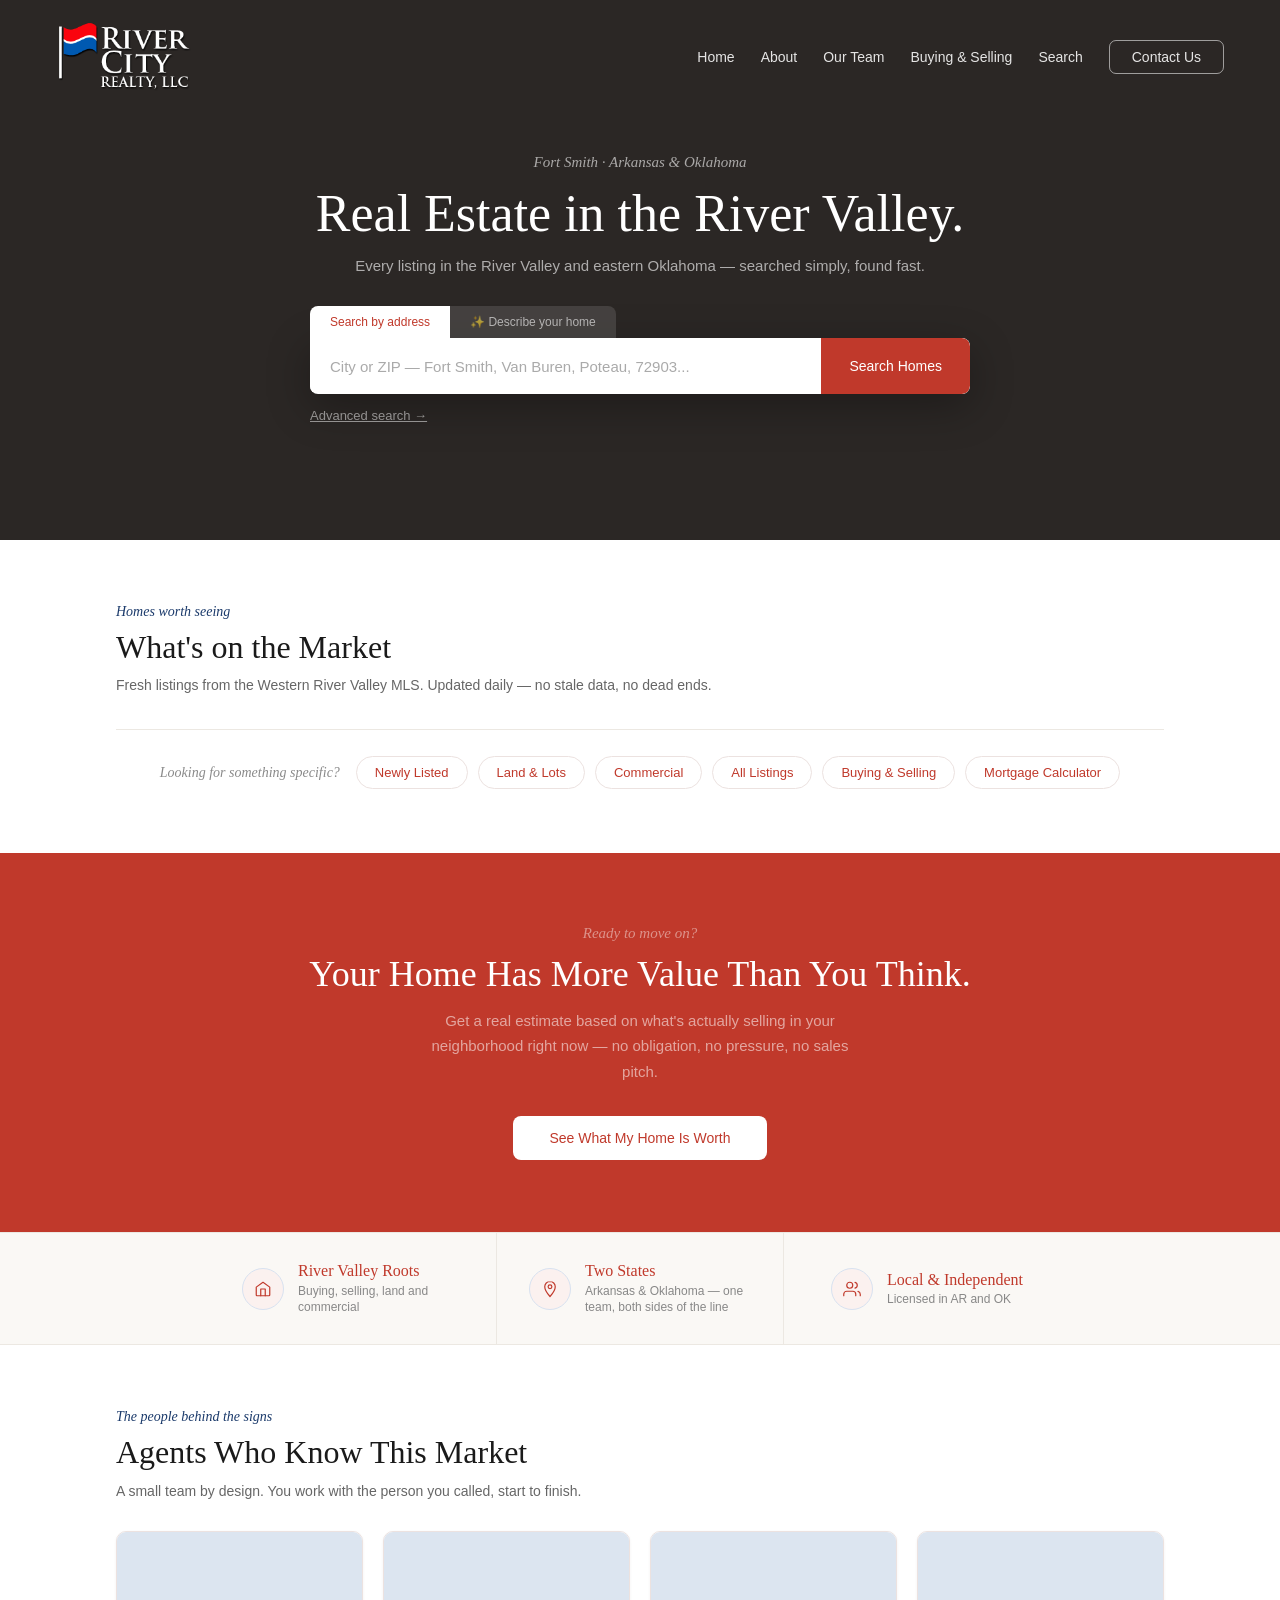
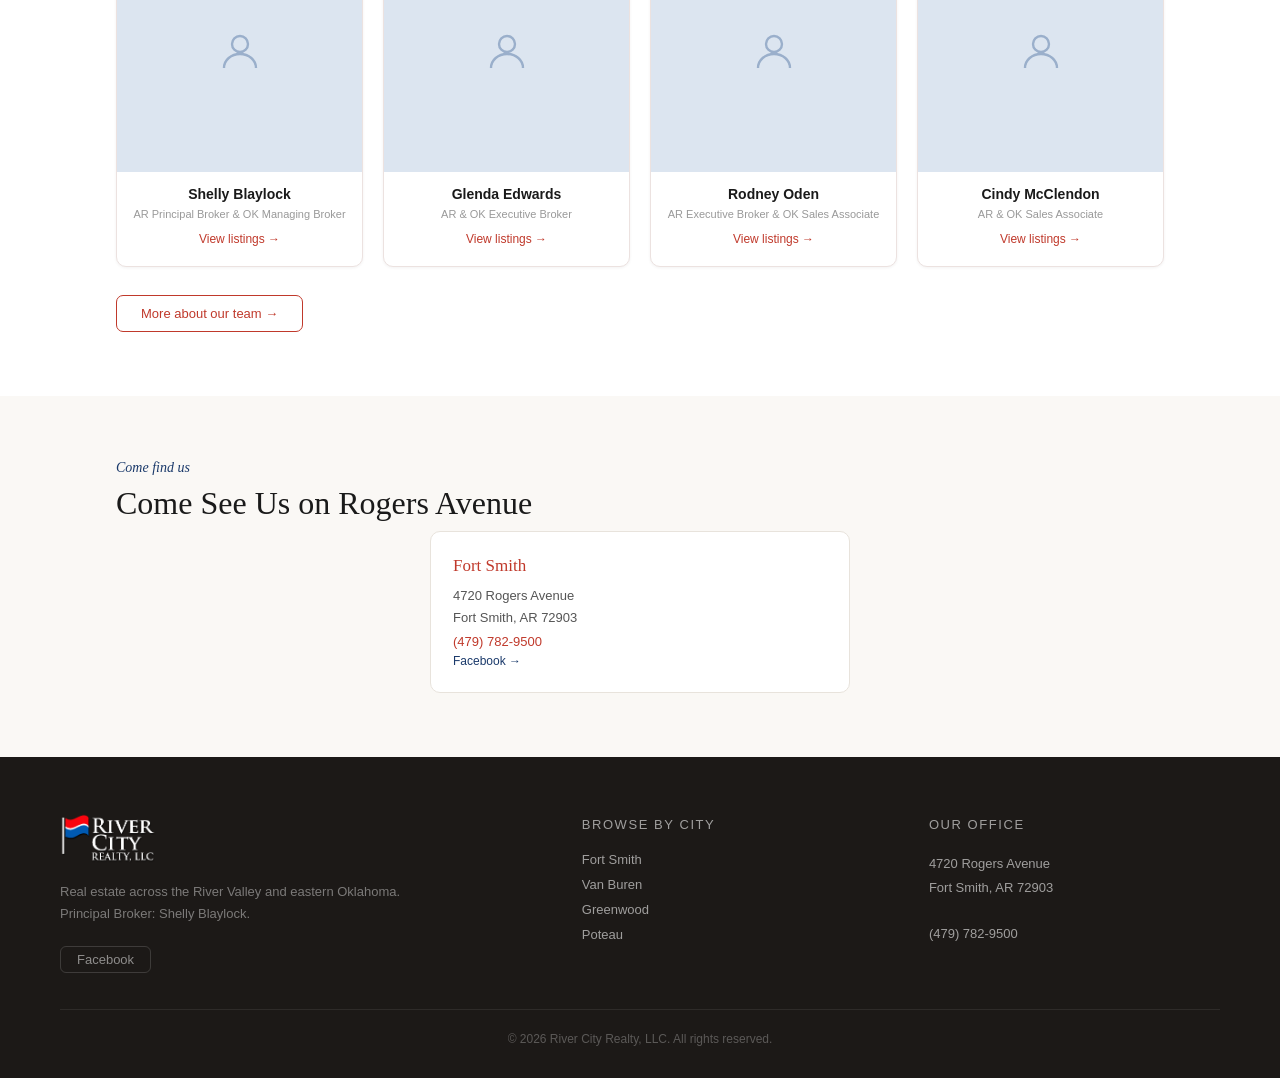
<file: index.html>
<!DOCTYPE html>
<html lang="en">
<head>
<meta charset="UTF-8"/>
<meta name="viewport" content="width=device-width, initial-scale=1.0"/>
<meta name="description" content="Search every listing in the River Valley and eastern Oklahoma. River City Realty is a Fort Smith brokerage licensed in Arkansas and Oklahoma."/>
<title>Homes for Sale in Fort Smith &amp; Eastern Oklahoma | River City Realty</title>
<link rel="icon" type="image/png" href="/images/rcr-logo.png"/>
<link rel="canonical" href="https://fsrivercityrealty.com/"/>
<meta property="og:type" content="website"/>
<meta property="og:site_name" content="River City Realty"/>
<meta property="og:url" content="https://fsrivercityrealty.com/"/>
<meta property="og:title" content="Homes for Sale in Fort Smith &amp; Eastern Oklahoma | River City Realty"/>
<meta property="og:description" content="Search every listing in the River Valley and eastern Oklahoma. River City Realty is a Fort Smith brokerage licensed in Arkansas and Oklahoma."/>
<meta property="og:image" content="https://fsrivercityrealty.com/images/rcr-logo.png"/>
<meta name="twitter:card" content="summary_large_image"/>
<meta name="twitter:title" content="Homes for Sale in Fort Smith &amp; Eastern Oklahoma | River City Realty"/>
<meta name="twitter:description" content="Search every listing in the River Valley and eastern Oklahoma. River City Realty is a Fort Smith brokerage licensed in Arkansas and Oklahoma."/>
<meta name="robots" content="index, follow"/>
<meta name="geo.region" content="US-AR"/>
<meta name="geo.placename" content="Fort Smith, Arkansas"/>
<script type="application/ld+json">
{
  "@context": "https://schema.org",
  "@graph": [
    {
      "@type": "RealEstateAgent",
      "@id": "https://fsrivercityrealty.com/#organization",
      "name": "River City Realty, LLC",
      "url": "https://fsrivercityrealty.com/",
      "logo": "https://fsrivercityrealty.com/images/rcr-logo.png",
      "image": "https://fsrivercityrealty.com/images/rcr-logo.png",
      "telephone": "+1-479-782-9500",
      "description": "Independently operated real estate brokerage serving Fort Smith, the Arkansas River Valley, and eastern Oklahoma. Residential, land, and commercial.",
      "address": {
        "@type": "PostalAddress",
        "streetAddress": "4720 Rogers Avenue",
        "addressLocality": "Fort Smith",
        "addressRegion": "AR",
        "postalCode": "72903",
        "addressCountry": "US"
      },
      "areaServed": [
        {
          "@type": "State",
          "name": "Arkansas"
        },
        {
          "@type": "State",
          "name": "Oklahoma"
        }
      ],
      "sameAs": [
        "https://www.facebook.com/FSRiverCityRealty"
      ],
      "priceRange": "$$"
    },
    {
      "@type": "WebSite",
      "@id": "https://fsrivercityrealty.com/#website",
      "url": "https://fsrivercityrealty.com/",
      "name": "River City Realty",
      "publisher": {
        "@id": "https://fsrivercityrealty.com/#organization"
      }
    }
  ]
}
</script>
<link rel="stylesheet" href="css/styles.css"/>
</head>
<body>

<!-- MOBILE MENU -->
<div class="rcr-mobile-menu" id="mobileMenu">
  <button class="rcr-mobile-close" onclick="closeMenu()">&times;</button>
  <a href="index.html">Home</a>
  <a href="pages/about.html">About</a>
  <a href="pages/agents.html">Our Team</a>
  <a href="pages/guide.html">Buying &amp; Selling</a>
  <a href="https://homes.fsrivercityrealty.com/idx/map/mapsearch">Search</a>
  <a href="pages/contact.html">Contact Us</a>
</div>

<!-- NAV -->
<nav class="rcr-nav">
  <div class="rcr-nav-logo">
    <a href="index.html"><img src="images/rcr-logo.png" alt="River City Realty, LLC" /></a>
  </div>
  <div class="rcr-nav-links">
    <a href="index.html">Home</a>
    <a href="pages/about.html">About</a>
      <a href="pages/agents.html">Our Team</a>
    <a href="pages/guide.html">Buying &amp; Selling</a>
    <a href="https://homes.fsrivercityrealty.com/idx/map/mapsearch">Search</a>
      <button class="rcr-nav-cta" onclick="window.location.href='pages/contact.html'">Contact Us</button>
  </div>
  <button class="rcr-hamburger" onclick="openMenu()" aria-label="Open menu">
    <span></span><span></span><span></span>
  </button>
</nav>

<!-- HERO -->
<section class="rcr-hero">
  <div class="rcr-hero-bg"></div>
  <div class="rcr-hero-content">
    <p class="rcr-hero-eyebrow">Fort Smith &middot; Arkansas &amp; Oklahoma</p>
    <h1 class="rcr-hero-headline">Real Estate in the River Valley.</h1>
    <p class="rcr-hero-sub">Every listing in the River Valley and eastern Oklahoma — searched simply, found fast.</p>
    <div class="rcr-search-wrap">
      <div class="rcr-search-tabs">
        <button class="rcr-search-tab active" id="tabAddress" onclick="switchTab('address')">Search by address</button>
        <button class="rcr-search-tab" id="tabAI" onclick="switchTab('ai')">&#10024; Describe your home</button>
      </div>
      <div class="rcr-search-bar">
        <input class="rcr-search-input" id="cfrHeroInput" type="text" placeholder="City or ZIP — Fort Smith, Van Buren, Poteau, 72903..." />
        <button class="rcr-search-btn" id="cfrHeroBtn">Search Homes</button>
      </div>
    </div>
    <div class="rcr-search-adv">
      <a class="rcr-adv-link" href="https://homes.fsrivercityrealty.com/idx/search/advanced">Advanced search &rarr;</a>
    </div>
  </div>
</section>

<!-- FEATURED LISTINGS -->
<div class="rcr-listings-section fade-in">
  <p class="rcr-eyebrow">Homes worth seeing</p>
  <h2 class="rcr-section-title">What's on the Market</h2>
  <p class="rcr-section-sub">Fresh listings from the Western River Valley MLS. Updated daily — no stale data, no dead ends.</p>
  <div class="rcr-idx-widget-wrap" id="rcr-idx-wrap">
    <script charset="UTF-8" type="text/javascript" id="idxwidgetsrc-165004" src="//homes.fsrivercityrealty.com/idx/widgets/165004"></script>
  </div>
  <div class="rcr-quick-links">
    <span class="rcr-quick-label">Looking for something specific?</span>
    <a href="https://homes.fsrivercityrealty.com/idx/results/homes?idxID=d124&amp;pt=1&amp;add=7&amp;a_propStatus[]=Active&amp;srt=newest">Newly Listed</a>
    <a href="https://homes.fsrivercityrealty.com/i/lots-land-greater-fort-smith-arkansas">Land &amp; Lots</a>
    <a href="https://homes.fsrivercityrealty.com/i/commercial-property-greater-fort-smith-arkansas">Commercial</a>
    <a href="https://homes.fsrivercityrealty.com/i/homes-for-sale-greater-fort-smith-arkansas">All Listings</a>
    <a href="pages/guide.html">Buying &amp; Selling</a>
    <a href="pages/calculator.html">Mortgage Calculator</a>
  </div>
</div>

<!-- SELLER CTA -->
<section class="rcr-seller-section fade-in">
  <p class="rcr-seller-eyebrow">Ready to move on?</p>
  <h2 class="rcr-seller-title">Your Home Has More Value Than You Think.</h2>
  <p class="rcr-seller-sub">Get a real estimate based on what's actually selling in your neighborhood right now — no obligation, no pressure, no sales pitch.</p>
  <a class="rcr-seller-btn" href="https://homes.fsrivercityrealty.com/idx/homevaluation">See What My Home Is Worth</a>
</section>

<!-- TRUST ROW -->
<div class="rcr-trust-row fade-in">
  <div class="rcr-trust-row-inner">
    <div class="rcr-trust-item">
      <div class="rcr-trust-icon">
        <svg viewBox="0 0 24 24"><path d="M3 9.5L12 3l9 6.5V20a1 1 0 01-1 1H4a1 1 0 01-1-1V9.5z"/><path d="M9 21V12h6v9"/></svg>
      </div>
      <div>
        <div class="rcr-trust-num">River Valley Roots</div>
        <div class="rcr-trust-label">Buying, selling, land and commercial</div>
      </div>
    </div>
    <div class="rcr-trust-item">
      <div class="rcr-trust-icon">
        <svg viewBox="0 0 24 24"><path d="M12 2C8.13 2 5 5.13 5 9c0 5.25 7 13 7 13s7-7.75 7-13c0-3.87-3.13-7-7-7z"/><circle cx="12" cy="9" r="2.5"/></svg>
      </div>
      <div>
        <div class="rcr-trust-num">Two States</div>
        <div class="rcr-trust-label">Arkansas &amp; Oklahoma &mdash; one team, both sides of the line</div>
      </div>
    </div>
    <div class="rcr-trust-item">
      <div class="rcr-trust-icon">
        <svg viewBox="0 0 24 24"><path d="M17 21v-2a4 4 0 00-4-4H5a4 4 0 00-4 4v2"/><circle cx="9" cy="7" r="4"/><path d="M23 21v-2a4 4 0 00-3-3.87M16 3.13a4 4 0 010 7.75"/></svg>
      </div>
      <div>
        <div class="rcr-trust-num">Local &amp; Independent</div>
        <div class="rcr-trust-label">Licensed in AR and OK</div>
      </div>
    </div>
  </div>
</div>

<!-- AGENTS -->
<div class="rcr-section fade-in">
  <p class="rcr-eyebrow">The people behind the signs</p>
  <h2 class="rcr-section-title">Agents Who Know This Market</h2>
  <p class="rcr-section-sub" style="margin-bottom:0;">A small team by design. You work with the person you called, start to finish.</p>
  <div class="rcr-agents-grid">
    <div class="rcr-agent-card">
      <div class="rcr-agent-photo-wrap">
        <img src="https://s3.amazonaws.com/clientphotos.idxbroker.com/agents/agentPhoto-3683-16681" alt="Shelly Blaylock" loading="lazy" onerror="this.remove();"/>
        <svg viewBox="0 0 24 24"><circle cx="12" cy="8" r="4"/><path d="M4 20c0-4 3.6-7 8-7s8 3 8 7"/></svg>
      </div>
      <div class="rcr-agent-name">Shelly Blaylock</div>
      <div class="rcr-agent-role">AR Principal Broker &amp; OK Managing Broker</div>
      <a class="rcr-agent-link" href="https://homes.fsrivercityrealty.com/idx/agent/16681/shelly-blaylock">View listings &rarr;</a>
    </div>
    <div class="rcr-agent-card">
      <div class="rcr-agent-photo-wrap">
        <img src="https://s3.amazonaws.com/clientphotos.idxbroker.com/agents/agentPhoto-3683-16682" alt="Glenda Edwards" loading="lazy" onerror="this.remove();"/>
        <svg viewBox="0 0 24 24"><circle cx="12" cy="8" r="4"/><path d="M4 20c0-4 3.6-7 8-7s8 3 8 7"/></svg>
      </div>
      <div class="rcr-agent-name">Glenda Edwards</div>
      <div class="rcr-agent-role">AR &amp; OK Executive Broker</div>
      <a class="rcr-agent-link" href="https://homes.fsrivercityrealty.com/idx/agent/16682/glenda-edwards">View listings &rarr;</a>
    </div>
    <div class="rcr-agent-card">
      <div class="rcr-agent-photo-wrap">
        <img src="https://s3.amazonaws.com/clientphotos.idxbroker.com/agents/agentPhoto-3683-15895324" alt="Rodney Oden" loading="lazy" onerror="this.remove();"/>
        <svg viewBox="0 0 24 24"><circle cx="12" cy="8" r="4"/><path d="M4 20c0-4 3.6-7 8-7s8 3 8 7"/></svg>
      </div>
      <div class="rcr-agent-name">Rodney Oden</div>
      <div class="rcr-agent-role">AR Executive Broker &amp; OK Sales Associate</div>
      <a class="rcr-agent-link" href="https://homes.fsrivercityrealty.com/idx/agent/15895324/rodney-oden">View listings &rarr;</a>
    </div>
    <div class="rcr-agent-card">
      <div class="rcr-agent-photo-wrap">
        <img src="https://s3.amazonaws.com/clientphotos.idxbroker.com/agents/agentPhoto-3683-16683" alt="Cindy McClendon" loading="lazy" onerror="this.remove();"/>
        <svg viewBox="0 0 24 24"><circle cx="12" cy="8" r="4"/><path d="M4 20c0-4 3.6-7 8-7s8 3 8 7"/></svg>
      </div>
      <div class="rcr-agent-name">Cindy McClendon</div>
      <div class="rcr-agent-role">AR &amp; OK Sales Associate</div>
      <a class="rcr-agent-link" href="https://homes.fsrivercityrealty.com/idx/agent/16683/cindy-mcclendon">View listings &rarr;</a>
    </div>
  </div>
  <a class="rcr-btn-outline" style="margin-top:28px;" href="pages/agents.html">More about our team &rarr;</a>
</div>

<!-- OFFICES -->
<div class="rcr-offices-outer fade-in">
  <div class="rcr-offices-inner">
    <p class="rcr-eyebrow">Come find us</p>
    <h2 class="rcr-section-title">Come See Us on Rogers Avenue</h2>
    <div class="rcr-offices-grid" style="grid-template-columns:1fr;max-width:420px;margin:0 auto;">
      <div class="rcr-office-card">
        <div class="rcr-office-city">Fort Smith</div>
        <div class="rcr-office-addr">4720 Rogers Avenue<br/>Fort Smith, AR 72903</div>
        <div class="rcr-office-phone">(479) 782-9500</div>
        <a class="rcr-office-fb" href="https://www.facebook.com/FSRiverCityRealty" target="_blank" rel="noopener">Facebook &rarr;</a>
      </div>
    </div>
  </div>
</div>

<!-- FOOTER -->
<footer class="rcr-footer">
  <div class="rcr-footer-grid">
    <div>
      <div class="rcr-footer-logo">
        <a href="index.html"><img src="images/rcr-logo.png" alt="River City Realty, LLC" /></a>
      </div>
      <p class="rcr-footer-tagline">Real estate across the River Valley and eastern Oklahoma.<br/>Principal Broker: Shelly Blaylock.</p>
      <div class="rcr-footer-social">
        <a href="https://www.facebook.com/FSRiverCityRealty" target="_blank" rel="noopener">Facebook</a>
      </div>
    </div>
    <div class="rcr-footer-col">
      <p class="rcr-footer-col-title">Browse by City</p>
      <a href="https://homes.fsrivercityrealty.com/i/homes-for-sale-in-fort-smith-arkansas">Fort Smith</a>
      <a href="https://homes.fsrivercityrealty.com/i/homes-for-sale-in-van-buren-arkansas">Van Buren</a>
      <a href="https://homes.fsrivercityrealty.com/i/homes-for-sale-in-greenwood-arkansas">Greenwood</a>
      <a href="https://homes.fsrivercityrealty.com/idx/results/homes?idxID=d124&amp;pt=1&amp;city[]=37583&amp;a_propStatus[]=Active&amp;srt=newest">Poteau</a>
    </div>
    <div class="rcr-footer-col">
      <p class="rcr-footer-col-title">Our Office</p>
      <p>4720 Rogers Avenue<br/>Fort Smith, AR 72903<br/><br/>(479) 782-9500</p>
    </div>
  </div>
  <div class="rcr-footer-bottom">
    <span class="rcr-footer-copy">&copy; 2026 River City Realty, LLC. All rights reserved.</span>
  </div>
</footer>

<script src="js/main.js"></script>
<script>
/* Hero search — wired to verified IDX endpoints */
(function(){
  var IDX = 'https://homes.fsrivercityrealty.com';
  var mode = 'address';
  var input = document.getElementById('cfrHeroInput');
  var btn   = document.getElementById('cfrHeroBtn');

  /* main.js already binds its own handler to these and sends everything to
     /idx/search/advanced?q=. Cloning the nodes drops every existing listener
     so ours is the only one that runs. */
  var cInput = input.cloneNode(true); input.parentNode.replaceChild(cInput, input); input = cInput;
  var cBtn   = btn.cloneNode(true);   btn.parentNode.replaceChild(cBtn, btn);       btn   = cBtn;
  var tA    = document.getElementById('tabAddress');
  var tI    = document.getElementById('tabAI');

  window.switchTab = function(which){
    mode = which;
    tA.classList.toggle('active', which === 'address');
    tI.classList.toggle('active', which === 'ai');
    input.placeholder = (which === 'ai')
      ? 'Describe it — "3 bedroom with a shop and an open kitchen"'
      : 'City or ZIP \u2014 Fort Smith, Van Buren, Poteau, 72903...';
    input.focus();
  };

  var LINKS = {
    'fort smith':'homes-for-sale-in-fort-smith-arkansas',
    'fortsmith':'homes-for-sale-in-fort-smith-arkansas',
    'chaffee':'homes-for-sale-in-fort-smith-arkansas',
    'van buren':'homes-for-sale-in-van-buren-arkansas',
    'vanburen':'homes-for-sale-in-van-buren-arkansas',
    'greenwood':'homes-for-sale-in-greenwood-arkansas',
    'alma':'homes-for-sale-in-alma-arkansas',
    'crawford':'homes-for-sale-crawford-county',
    'franklin':'homes-for-sale-franklin-county',
    'sebastian':'homes-for-sale-sebastian-county',
    'sequoyah':'homes-for-sale-sequoyah-county',
    'logan':'homes-for-sale-logan-county',
    'leflore':'homes-for-sale-leflore-county',
    'le flore':'homes-for-sale-leflore-county'
  };
  var ZIPS = {
    '72901':'fort smith','72902':'fort smith','72903':'fort smith','72904':'fort smith',
    '72908':'fort smith','72916':'fort smith','72917':'fort smith','72919':'fort smith',
    '72956':'van buren','72957':'van buren','72936':'greenwood','72921':'alma'
  };
  var ADDRESS  = IDX + '/idx/results/homes?ccz=city&pt=sfr&aw_address=';

  function resolve(q){
    var s = q.toLowerCase().trim();
    var zip = s.match(/\b(7\d{4})\b/);
    if (zip && ZIPS[zip[1]]) return LINKS[ZIPS[zip[1]]];
    for (var key in LINKS) { if (s.indexOf(key) !== -1) return LINKS[key]; }
    return null;
  }

  /* ---- AI search -------------------------------------------------------
     Hands the phrase to our Netlify function, which interprets it, builds a
     constrained IDX URL, verifies the result count server-side, and returns a
     URL we can trust. If it fails or takes too long for any reason, we fall
     straight back to the keyword search this tab used before. The visitor
     never sees an error, only results. */
  var AI_ENDPOINT = '/.netlify/functions/ai-search';
  var AI_TIMEOUT  = 9000;
  var aiPending   = false;

  function keywordFallback(q){
    window.location.href = IDX + '/idx/results/homes?pm_publicRemarks='
      + encodeURIComponent(q) + '&srt=rel';
  }

  function aiSearch(q){
    if (aiPending) return;
    aiPending = true;

    var restore = btn.textContent;
    btn.textContent = 'Searching\u2026';
    btn.disabled = true;

    var done = false;
    function finish(url){
      if (done) return;
      done = true;
      if (url) { window.location.href = url; }
      else     { keywordFallback(q); }
    }

    var timer = setTimeout(function(){
      btn.textContent = restore;
      btn.disabled = false;
      aiPending = false;
      finish(null);
    }, AI_TIMEOUT);

    fetch(AI_ENDPOINT, {
      method: 'POST',
      headers: { 'Content-Type': 'application/json' },
      body: JSON.stringify({ q: q })
    })
    .then(function(r){ return r.ok ? r.json() : null; })
    .then(function(d){
      clearTimeout(timer);
      finish(d && d.url ? d.url : null);
    })
    .catch(function(){
      clearTimeout(timer);
      finish(null);
    });
  }

  function go(){
    var q = (input.value || '').trim();
    if (!q) { input.focus(); return; }
    if (mode === 'ai') {
      aiSearch(q);
    } else {
      var link = resolve(q);
      /* Known city or ZIP -> that saved search. Anything else is treated as a
         street address and passed straight to IDX's address results. */
      window.location.href = link
        ? (IDX + '/i/' + link)
        : (ADDRESS + encodeURIComponent(q));
    }
  }

  function handle(e){
    e.preventDefault();
    e.stopPropagation();
    if (e.stopImmediatePropagation) e.stopImmediatePropagation();
    go();
    return false;
  }
  /* Back/forward cache: browsers restore the page with the DOM frozen exactly as
     it was when the visitor navigated away — including a disabled "Searching..."
     button. Reset it whenever the page is shown again. */
  function resetBtn(){
    aiPending = false;
    btn.disabled = false;
    btn.textContent = 'Search Homes';
  }
  window.addEventListener('pageshow', resetBtn);
  window.addEventListener('pagehide', resetBtn);

  /* Capture phase so this runs before any delegated handler on document/body. */
  btn.addEventListener('click', handle, true);
  input.addEventListener('keydown', function(e){
    if (e.key === 'Enter' || e.keyCode === 13) return handle(e);
  }, true);
})();
</script>
</body>
</html>
</file>
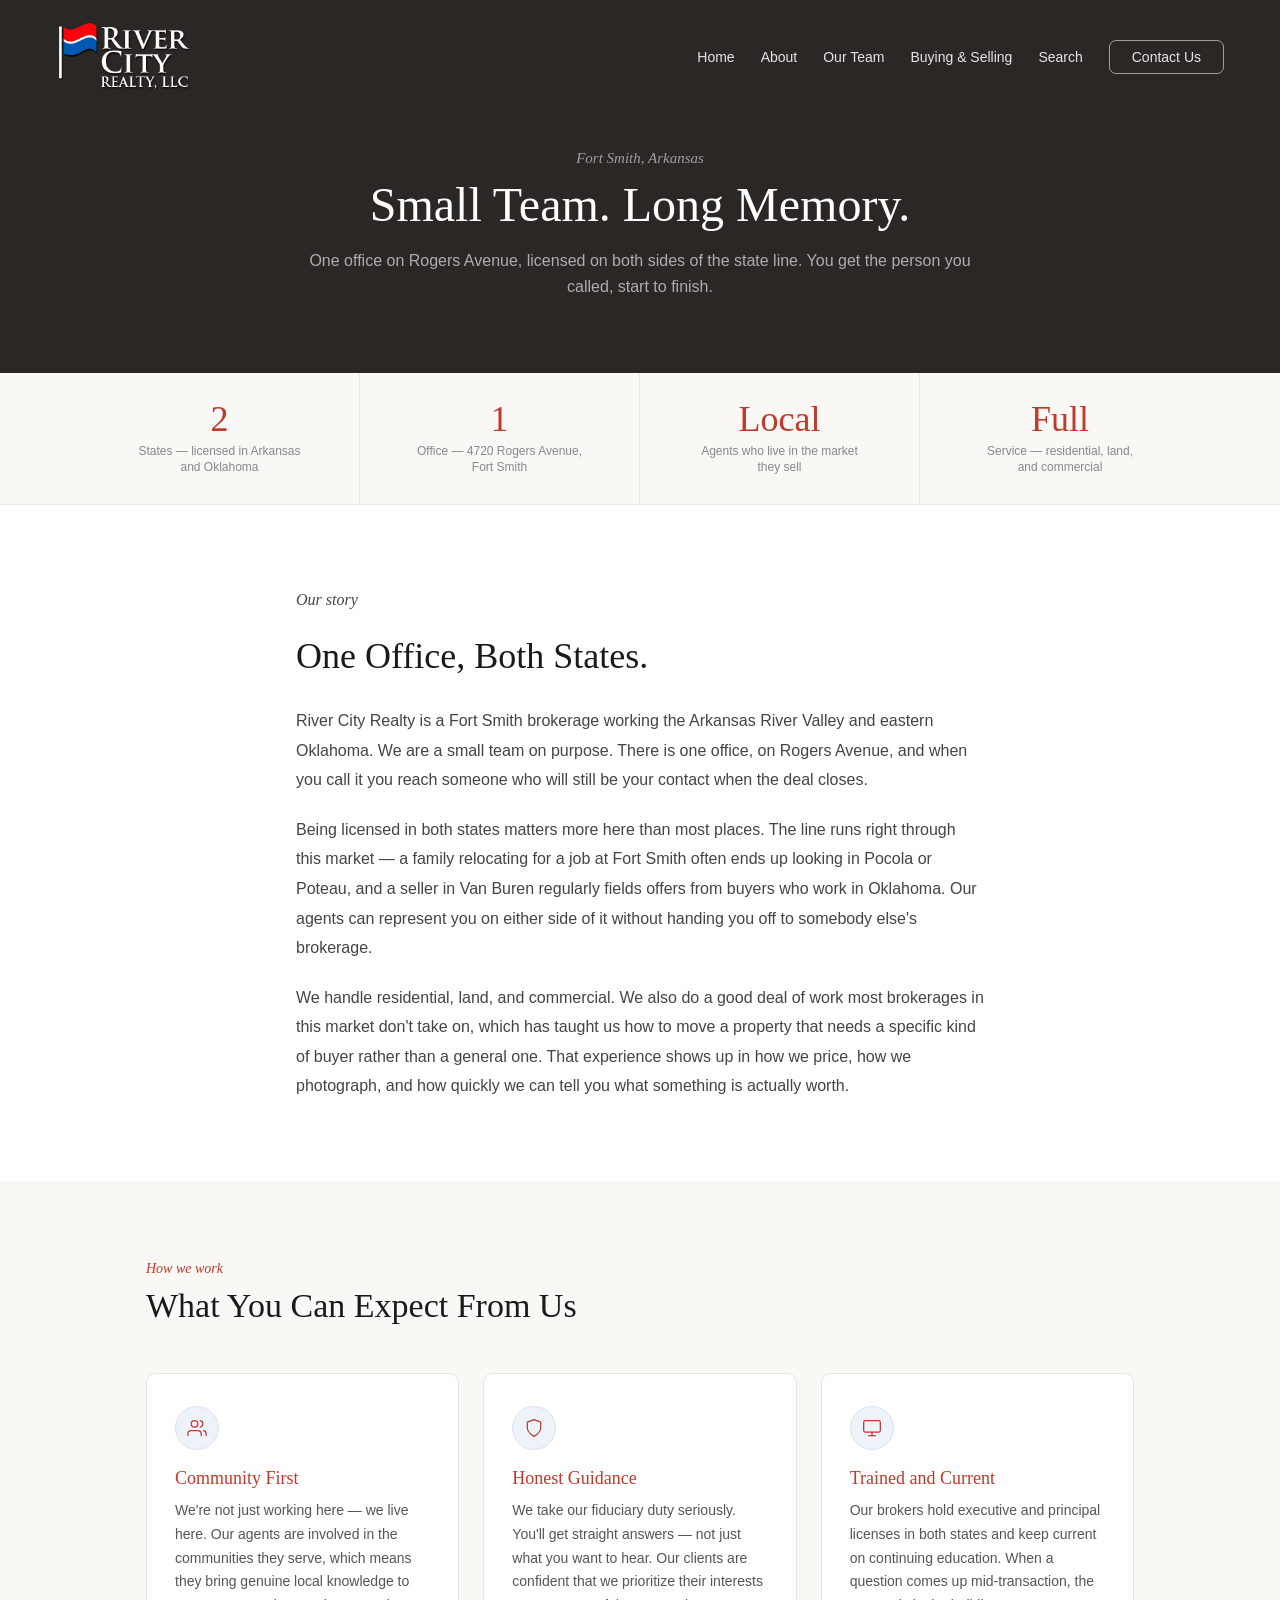
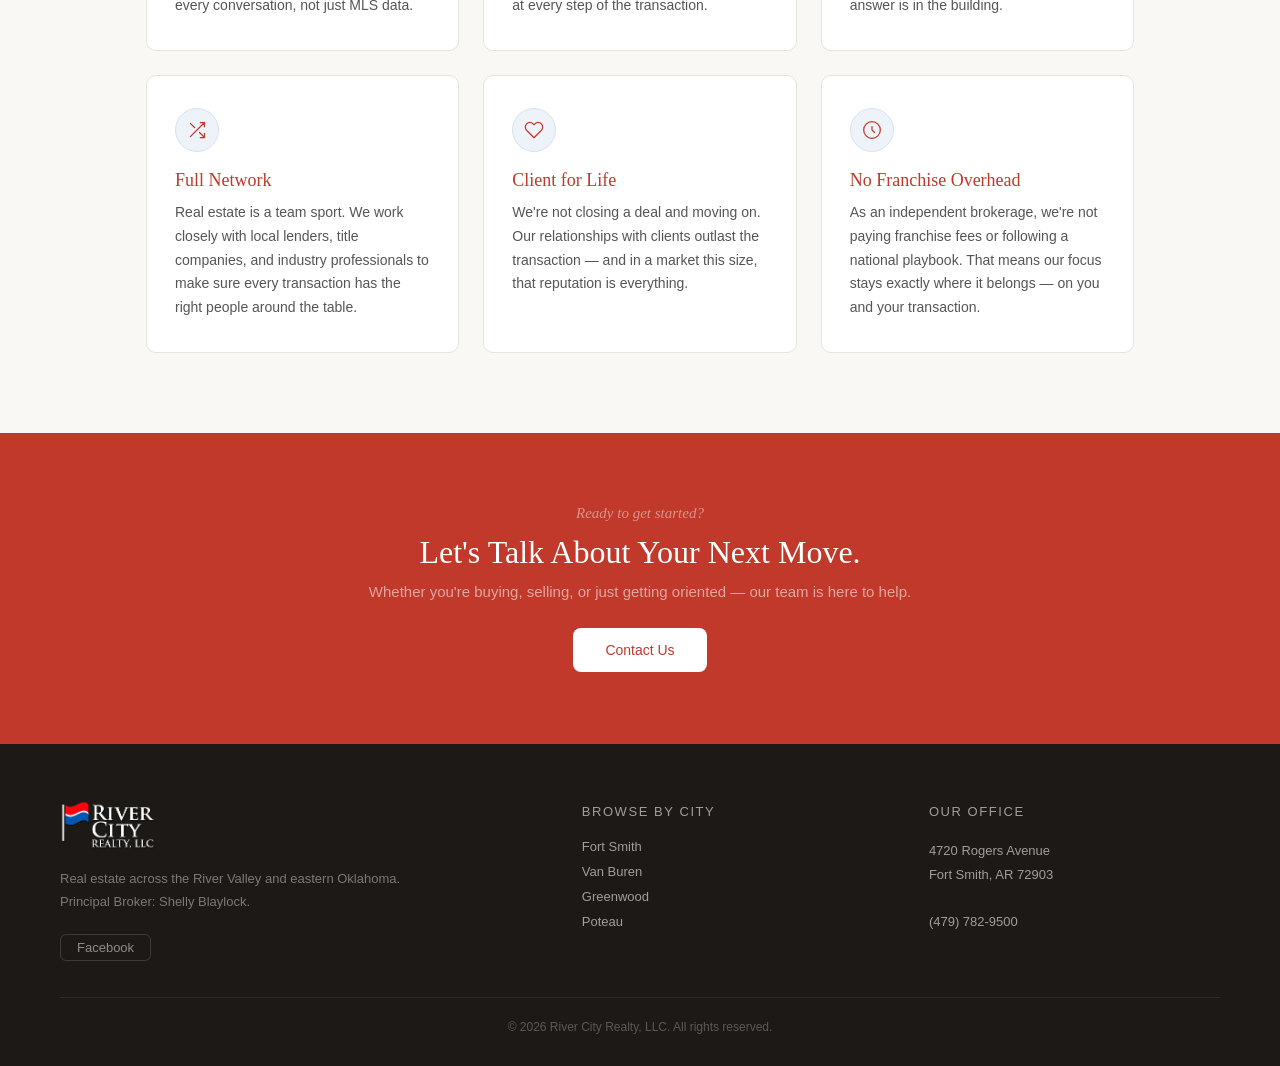
<file: pages/about.html>
<!DOCTYPE html>
<html lang="en">
<head>
<meta charset="UTF-8"/>
<meta name="viewport" content="width=device-width, initial-scale=1.0"/>
<meta name="description" content="River City Realty is a Fort Smith brokerage licensed in Arkansas and Oklahoma. Residential, land, and commercial across the River Valley."/>
<title>About River City Realty | Fort Smith, Arkansas</title>
<link rel="icon" type="image/png" href="/images/rcr-logo.png"/>
<link rel="canonical" href="https://fsrivercityrealty.com/pages/about.html"/>
<meta property="og:type" content="website"/>
<meta property="og:site_name" content="River City Realty"/>
<meta property="og:url" content="https://fsrivercityrealty.com/pages/about.html"/>
<meta property="og:title" content="About River City Realty | Fort Smith, Arkansas"/>
<meta property="og:description" content="River City Realty is a Fort Smith brokerage licensed in Arkansas and Oklahoma. Residential, land, and commercial across the River Valley."/>
<meta property="og:image" content="https://fsrivercityrealty.com/images/rcr-logo.png"/>
<meta name="twitter:card" content="summary_large_image"/>
<meta name="twitter:title" content="About River City Realty | Fort Smith, Arkansas"/>
<meta name="twitter:description" content="River City Realty is a Fort Smith brokerage licensed in Arkansas and Oklahoma. Residential, land, and commercial across the River Valley."/>
<meta name="robots" content="index, follow"/>
<meta name="geo.region" content="US-AR"/>
<meta name="geo.placename" content="Fort Smith, Arkansas"/>
<link rel="stylesheet" href="../css/styles.css"/>
<style>
  html, body { max-width: 100%; overflow-x: hidden; }

  .about-hero {
    background: #2b2725; padding: 150px 56px 72px;
    position: relative; overflow: hidden; text-align: center; width: 100%;
  }
  .about-hero-bg {
    position: absolute; top: 0; left: 0; right: 0; bottom: 0;
    background-image: url("https://images.unsplash.com/photo-1523217582562-09d0def993a6?w=1600&q=80");
    background-size: cover; background-position: center; opacity: 0.22;
  }
  .about-hero-content { position: relative; z-index: 2; max-width: 680px; margin: 0 auto; }
  .about-hero-eyebrow {
    font-family: Georgia, serif; font-style: italic;
    font-size: 15px; color: rgba(255,255,255,0.55); margin-bottom: 12px;
  }
  .about-hero-title {
    font-family: Georgia, serif; font-size: 48px; font-weight: 400;
    color: #fff; line-height: 1.1; margin-bottom: 16px;
  }
  .about-hero-sub { font-size: 16px; color: rgba(255,255,255,0.62); line-height: 1.65; }

  .about-stats {
    background: #faf8f5; border-bottom: 1px solid #ece8e2;
    display: flex; justify-content: center;
  }
  .about-stat {
    display: flex; flex-direction: column; align-items: center;
    padding: 28px 56px; border-right: 1px solid #ece8e2; flex: 1; max-width: 280px;
  }
  .about-stat:last-child { border-right: none; }
  .about-stat-num {
    font-family: Georgia, serif; font-size: 36px; font-weight: 400;
    color: #c0392b; line-height: 1;
  }
  .about-stat-label { font-size: 12px; color: #888; margin-top: 6px; text-align: center; line-height: 1.4; }

  .about-story { max-width: 800px; margin: 0 auto; padding: 80px 56px; }
  .about-story-eyebrow {
    font-family: Georgia, serif; font-style: italic;
    font-size: 14px; color: #c0392b; margin-bottom: 12px;
  }
  .about-story-title {
    font-family: Georgia, serif; font-size: 36px; font-weight: 400;
    color: #1a1a1a; line-height: 1.2; margin-bottom: 28px;
  }
  .about-story p { font-size: 16px; color: #444; line-height: 1.85; margin-bottom: 20px; }
  .about-story p:last-child { margin-bottom: 0; }

  .about-pillars-outer { background: #faf8f5; padding: 80px 0; }
  .about-pillars-inner { max-width: 1100px; margin: 0 auto; padding: 0 56px; }
  .about-pillars-header { margin-bottom: 48px; }
  .about-pillars-header .eyebrow {
    font-family: Georgia, serif; font-style: italic;
    font-size: 14px; color: #c0392b; margin-bottom: 10px;
  }
  .about-pillars-header h2 {
    font-family: Georgia, serif; font-size: 34px; font-weight: 400; color: #1a1a1a;
  }
  .about-pillars-grid { display: grid; grid-template-columns: repeat(3, 1fr); gap: 24px; }
  .about-pillar {
    background: #fff; border: 1px solid #e8e3dc; border-radius: 10px; padding: 32px 28px;
  }
  .about-pillar-icon {
    width: 44px; height: 44px; border-radius: 50%; background: #eef2f9;
    border: 1px solid #d8e2f0; display: flex; align-items: center; justify-content: center; margin-bottom: 18px;
  }
  .about-pillar-icon svg { width: 20px; height: 20px; stroke: #c0392b; fill: none; stroke-width: 1.5; stroke-linecap: round; stroke-linejoin: round; }
  .about-pillar h3 {
    font-family: Georgia, serif; font-size: 18px; font-weight: 400;
    color: #c0392b; margin-bottom: 10px;
  }
  .about-pillar p { font-size: 14px; color: #555; line-height: 1.7; }

  .about-contact-cta { background: #c0392b; padding: 72px 56px; text-align: center; }
  .about-contact-cta .eyebrow {
    font-family: Georgia, serif; font-style: italic;
    font-size: 15px; color: rgba(255,255,255,0.45); margin-bottom: 12px;
  }
  .about-contact-cta h2 {
    font-family: Georgia, serif; font-size: 32px; font-weight: 400;
    color: #fff; margin-bottom: 12px;
  }
  .about-contact-cta p { font-size: 15px; color: rgba(255,255,255,0.55); margin-bottom: 28px; }
  .about-contact-btn {
    display: inline-block; padding: 14px 32px; background: #fff; color: #c0392b;
    font-size: 14px; border-radius: 8px; text-decoration: none; font-weight: 500; transition: background 0.2s;
  }
  .about-contact-btn:hover { background: #f0ece6; }

  @media (max-width: 900px) {
    .about-hero { padding: 120px 24px 56px; }
    .about-hero-title { font-size: 34px; }
    .about-stats { flex-wrap: wrap; }
    .about-stat { border-right: none; border-bottom: 1px solid #ece8e2; max-width: 100%; width: 50%; padding: 20px 24px; }
    .about-stat:nth-child(odd) { border-right: 1px solid #ece8e2; }
    .about-stat:nth-last-child(-n+2) { border-bottom: none; }
    .about-story { padding: 56px 24px; }
    .about-story-title { font-size: 28px; }
    .about-pillars-inner { padding: 0 24px; }
    .about-pillars-grid { grid-template-columns: 1fr; }
    .about-contact-cta { padding: 56px 24px; }
  }
</style>
</head>
<body>

<div class="rcr-mobile-menu" id="mobileMenu">
  <button class="rcr-mobile-close" onclick="closeMenu()">&times;</button>
  <a href="../index.html">Home</a>
  <a href="about.html">About</a>
  <a href="agents.html">Our Team</a>
  <a href="guide.html">Buying &amp; Selling</a>
  <a href="https://homes.fsrivercityrealty.com/idx/map/mapsearch">Search</a>
  <a href="contact.html">Contact Us</a>
</div>

<nav class="rcr-nav">
  <div class="rcr-nav-logo">
    <a href="../index.html"><img src="../images/rcr-logo.png" alt="River City Realty, LLC" /></a>
  </div>
  <div class="rcr-nav-links">
    <a href="../index.html">Home</a>
    <a href="about.html">About</a>
    <a href="agents.html">Our Team</a>
    <a href="guide.html">Buying &amp; Selling</a>
    <a href="https://homes.fsrivercityrealty.com/idx/map/mapsearch">Search</a>
    <button class="rcr-nav-cta" onclick="window.location.href='contact.html'">Contact Us</button>
  </div>
  <button class="rcr-hamburger" onclick="openMenu()" aria-label="Open menu">
    <span></span><span></span><span></span>
  </button>
</nav>

<div class="about-hero">
  <div class="about-hero-bg"></div>
  <div class="about-hero-content">
    <p class="about-hero-eyebrow">Fort Smith, Arkansas</p>
    <h1 class="about-hero-title">Small Team. Long Memory.</h1>
    <p class="about-hero-sub">One office on Rogers Avenue, licensed on both sides of the state line. You get the person you called, start to finish.</p>
  </div>
</div>

<div class="about-stats">
  <div class="about-stat">
    <div class="about-stat-num">2</div>
    <div class="about-stat-label">States — licensed in Arkansas and Oklahoma</div>
  </div>
  <div class="about-stat">
    <div class="about-stat-num">1</div>
    <div class="about-stat-label">Office — 4720 Rogers Avenue, Fort Smith</div>
  </div>
  <div class="about-stat">
    <div class="about-stat-num">Local</div>
    <div class="about-stat-label">Agents who live in the market they sell</div>
  </div>
  <div class="about-stat">
    <div class="about-stat-num">Full</div>
    <div class="about-stat-label">Service — residential, land, and commercial</div>
  </div>
</div>

<div class="about-story">
  <p class="about-story-eyebrow">Our story</p>
  <h2 class="about-story-title">One Office, Both States.</h2>
  <p>River City Realty is a Fort Smith brokerage working the Arkansas River Valley and eastern Oklahoma. We are a small team on purpose. There is one office, on Rogers Avenue, and when you call it you reach someone who will still be your contact when the deal closes.</p>
  <p>Being licensed in both states matters more here than most places. The line runs right through this market — a family relocating for a job at Fort Smith often ends up looking in Pocola or Poteau, and a seller in Van Buren regularly fields offers from buyers who work in Oklahoma. Our agents can represent you on either side of it without handing you off to somebody else's brokerage.</p>
  <p>We handle residential, land, and commercial. We also do a good deal of work most brokerages in this market don't take on, which has taught us how to move a property that needs a specific kind of buyer rather than a general one. That experience shows up in how we price, how we photograph, and how quickly we can tell you what something is actually worth.</p>
</div>

<div class="about-pillars-outer">
  <div class="about-pillars-inner">
    <div class="about-pillars-header">
      <p class="eyebrow">How we work</p>
      <h2>What You Can Expect From Us</h2>
    </div>
    <div class="about-pillars-grid">
      <div class="about-pillar">
        <div class="about-pillar-icon">
          <svg viewBox="0 0 24 24"><path d="M17 21v-2a4 4 0 00-4-4H5a4 4 0 00-4 4v2"/><circle cx="9" cy="7" r="4"/><path d="M23 21v-2a4 4 0 00-3-3.87M16 3.13a4 4 0 010 7.75"/></svg>
        </div>
        <h3>Community First</h3>
        <p>We're not just working here — we live here. Our agents are involved in the communities they serve, which means they bring genuine local knowledge to every conversation, not just MLS data.</p>
      </div>
      <div class="about-pillar">
        <div class="about-pillar-icon">
          <svg viewBox="0 0 24 24"><path d="M12 22s8-4 8-10V5l-8-3-8 3v7c0 6 8 10 8 10z"/></svg>
        </div>
        <h3>Honest Guidance</h3>
        <p>We take our fiduciary duty seriously. You'll get straight answers — not just what you want to hear. Our clients are confident that we prioritize their interests at every step of the transaction.</p>
      </div>
      <div class="about-pillar">
        <div class="about-pillar-icon">
          <svg viewBox="0 0 24 24"><rect x="2" y="3" width="20" height="14" rx="2"/><path d="M8 21h8M12 17v4"/></svg>
        </div>
        <h3>Trained and Current</h3>
        <p>Our brokers hold executive and principal licenses in both states and keep current on continuing education. When a question comes up mid-transaction, the answer is in the building.</p>
      </div>
      <div class="about-pillar">
        <div class="about-pillar-icon">
          <svg viewBox="0 0 24 24"><path d="M16 3h5v5M4 20L21 3M21 16v5h-5M15 15l6 6M4 4l5 5"/></svg>
        </div>
        <h3>Full Network</h3>
        <p>Real estate is a team sport. We work closely with local lenders, title companies, and industry professionals to make sure every transaction has the right people around the table.</p>
      </div>
      <div class="about-pillar">
        <div class="about-pillar-icon">
          <svg viewBox="0 0 24 24"><path d="M20.84 4.61a5.5 5.5 0 00-7.78 0L12 5.67l-1.06-1.06a5.5 5.5 0 00-7.78 7.78l1.06 1.06L12 21.23l7.78-7.78 1.06-1.06a5.5 5.5 0 000-7.78z"/></svg>
        </div>
        <h3>Client for Life</h3>
        <p>We're not closing a deal and moving on. Our relationships with clients outlast the transaction — and in a market this size, that reputation is everything.</p>
      </div>
      <div class="about-pillar">
        <div class="about-pillar-icon">
          <svg viewBox="0 0 24 24"><circle cx="12" cy="12" r="10"/><path d="M12 8v4l3 3"/></svg>
        </div>
        <h3>No Franchise Overhead</h3>
        <p>As an independent brokerage, we're not paying franchise fees or following a national playbook. That means our focus stays exactly where it belongs — on you and your transaction.</p>
      </div>
    </div>
  </div>
</div>

<div class="about-contact-cta">
  <p class="eyebrow">Ready to get started?</p>
  <h2>Let's Talk About Your Next Move.</h2>
  <p>Whether you're buying, selling, or just getting oriented — our team is here to help.</p>
  <a class="about-contact-btn" href="contact.html">Contact Us</a>
</div>

<footer class="rcr-footer">
  <div class="rcr-footer-grid">
    <div>
      <div class="rcr-footer-logo">
        <a href="../index.html"><img src="../images/rcr-logo.png" alt="River City Realty, LLC" /></a>
      </div>
      <p class="rcr-footer-tagline">Real estate across the River Valley and eastern Oklahoma.<br/>Principal Broker: Shelly Blaylock.</p>
      <div class="rcr-footer-social">
        <a href="https://www.facebook.com/FSRiverCityRealty" target="_blank" rel="noopener">Facebook</a>
      </div>
    </div>
    <div class="rcr-footer-col">
      <p class="rcr-footer-col-title">Browse by City</p>
      <a href="https://homes.fsrivercityrealty.com/i/homes-for-sale-in-fort-smith-arkansas">Fort Smith</a>
      <a href="https://homes.fsrivercityrealty.com/i/homes-for-sale-in-van-buren-arkansas">Van Buren</a>
      <a href="https://homes.fsrivercityrealty.com/i/homes-for-sale-in-greenwood-arkansas">Greenwood</a>
      <a href="https://homes.fsrivercityrealty.com/idx/results/homes?idxID=d124&amp;pt=1&amp;city[]=37583&amp;a_propStatus[]=Active&amp;srt=newest">Poteau</a>
    </div>
    <div class="rcr-footer-col">
      <p class="rcr-footer-col-title">Our Office</p>
      <p>4720 Rogers Avenue<br/>Fort Smith, AR 72903<br/><br/>(479) 782-9500</p>
    </div>
  </div>
  <div class="rcr-footer-bottom">
    <span class="rcr-footer-copy">&copy; 2026 River City Realty, LLC. All rights reserved.</span>
  </div>
</footer>

<script src="../js/main.js"></script>
</body>
</html>
</file>
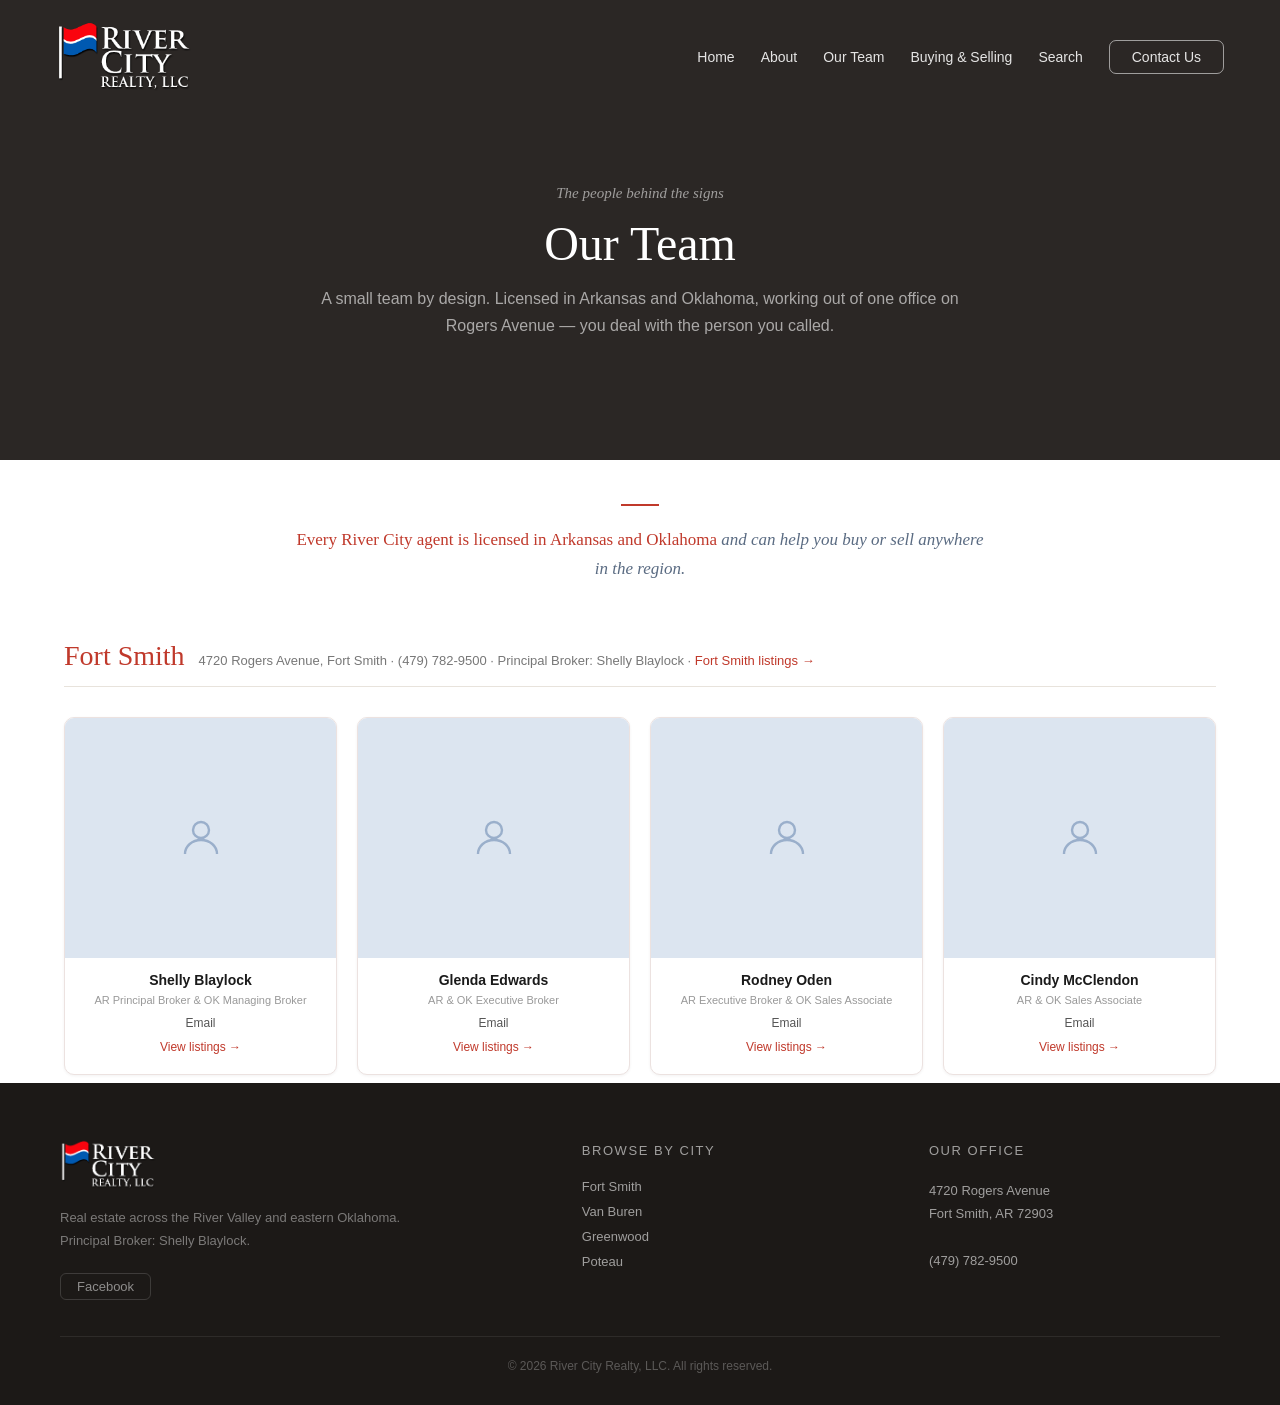
<file: pages/agents.html>
<!DOCTYPE html>
<html lang="en">
<head>
<meta charset="UTF-8"/>
<meta name="viewport" content="width=device-width, initial-scale=1.0"/>
<meta name="description" content="Meet the River City Realty team. Six agents in one Fort Smith office, licensed in Arkansas and Oklahoma."/>
<title>Our Team | River City Realty, Fort Smith AR</title>
<link rel="icon" type="image/png" href="/images/rcr-logo.png"/>
<link rel="canonical" href="https://fsrivercityrealty.com/pages/agents.html"/>
<meta property="og:type" content="website"/>
<meta property="og:site_name" content="River City Realty"/>
<meta property="og:url" content="https://fsrivercityrealty.com/pages/agents.html"/>
<meta property="og:title" content="Our Team | River City Realty, Fort Smith AR"/>
<meta property="og:description" content="Meet the River City Realty team. Six agents in one Fort Smith office, licensed in Arkansas and Oklahoma."/>
<meta property="og:image" content="https://fsrivercityrealty.com/images/rcr-logo.png"/>
<meta name="twitter:card" content="summary_large_image"/>
<meta name="twitter:title" content="Our Team | River City Realty, Fort Smith AR"/>
<meta name="twitter:description" content="Meet the River City Realty team. Six agents in one Fort Smith office, licensed in Arkansas and Oklahoma."/>
<meta name="robots" content="index, follow"/>
<meta name="geo.region" content="US-AR"/>
<meta name="geo.placename" content="Fort Smith, Arkansas"/>
<link rel="stylesheet" href="../css/styles.css"/>
<style>
  html, body { max-width: 100%; overflow-x: hidden; }
  .rcr-agents-head {
    background: #2b2725; padding: 150px 56px 90px;
    position: relative; overflow: hidden; text-align: center; width: 100%;
    min-height: 460px; display: flex; align-items: center; justify-content: center;
  }
  .rcr-agents-head-bg {
    position: absolute; top: 0; left: 0; right: 0; bottom: 0;
    background-image: url("https://images.unsplash.com/photo-1600566753086-00f18fb6b3ea?w=1600&q=80");
    background-size: cover; background-position: center; opacity: 0.26;
  }
  .rcr-agents-head-inner { position: relative; z-index: 2; max-width: 640px; margin: 0 auto; }
  .rcr-agents-head .rcr-eyebrow {
    font-family: Georgia, serif; font-style: italic;
    font-size: 15px; color: rgba(255,255,255,0.55); margin-bottom: 12px;
  }
  .rcr-agents-head h1 {
    font-family: Georgia, serif; font-size: 48px; font-weight: 400;
    color: #fff; line-height: 1.1; margin-bottom: 16px;
  }
  .rcr-agents-head p { font-size: 16px; color: rgba(255,255,255,0.6); line-height: 1.65; }
  @media (max-width: 768px) {
    .rcr-agents-head { padding: 120px 24px 56px; min-height: 0; display: block; }
    .rcr-agents-head h1 { font-size: 34px; }
  }
  .rcr-agents-jump { background: #faf8f5; border-bottom: 1px solid #e8e3dc;
    padding: 16px 24px; text-align: center; font-size: 13px; color: #999; }
  .rcr-agents-jump a { color: #c0392b; text-decoration: none; }
  .rcr-agents-jump a:hover { text-decoration: underline; }
  .rcr-office-block { padding: 52px 24px 8px; max-width: 1200px; margin: 0 auto; scroll-margin-top: 90px; }
  .rcr-office-head { border-bottom: 1px solid #e8e3dc; padding-bottom: 14px; margin-bottom: 30px;
    display: flex; flex-wrap: wrap; align-items: baseline; gap: 14px; }
  .rcr-office-head h2 { font-family: Georgia, serif; font-size: 28px; font-weight: normal; color: #c0392b; }
  .rcr-office-meta { font-size: 13px; color: #777; }
  .rcr-office-meta a { color: #c0392b; text-decoration: none; }
  .rcr-office-meta a:hover { text-decoration: underline; }
  .rcr-agent-contact { margin-top: 8px; font-size: 12px; display: flex; justify-content: center; gap: 12px; }
  .rcr-agent-contact a { color: #555; text-decoration: none; }
  .rcr-agent-contact a:hover { color: #c0392b; text-decoration: underline; }
  .rcr-region-note { background: #fff; padding: 44px 24px 4px; text-align: center; }
  .rcr-region-note::before { content: ""; display: block; width: 38px; height: 2px;
    background: #c0392b; margin: 0 auto 20px; }
  .rcr-region-note p { max-width: 700px; margin: 0 auto; font-family: Georgia, serif;
    font-style: italic; font-size: 17px; color: #5a6b82; line-height: 1.7; }
  .rcr-region-note strong { font-style: normal; font-weight: 400; color: #c0392b; }
  .rcr-agents-foot-space { height: 60px; }
</style>
</head>
<body>

<div class="rcr-mobile-menu" id="mobileMenu">
  <button class="rcr-mobile-close" onclick="closeMenu()">&times;</button>
  <a href="../index.html">Home</a>
  <a href="about.html">About</a>
  <a href="agents.html">Our Team</a>
  <a href="guide.html">Buying &amp; Selling</a>
  <a href="https://homes.fsrivercityrealty.com/idx/map/mapsearch">Search</a>
  <a href="contact.html">Contact Us</a>
</div>

<nav class="rcr-nav">
  <div class="rcr-nav-logo">
    <a href="../index.html"><img src="../images/rcr-logo.png" alt="River City Realty, LLC" /></a>
  </div>
  <div class="rcr-nav-links">
    <a href="../index.html">Home</a>
    <a href="about.html">About</a>
    <a href="agents.html">Our Team</a>
    <a href="guide.html">Buying &amp; Selling</a>
    <a href="https://homes.fsrivercityrealty.com/idx/map/mapsearch">Search</a>
    <button class="rcr-nav-cta" onclick="window.location.href='contact.html'">Contact Us</button>
  </div>
  <button class="rcr-hamburger" onclick="openMenu()" aria-label="Open menu">
    <span></span><span></span><span></span>
  </button>
</nav>

<div class="rcr-agents-head">
  <div class="rcr-agents-head-bg"></div>
  <div class="rcr-agents-head-inner">
  <p class="rcr-eyebrow">The people behind the signs</p>
  <h1>Our Team</h1>
  <p>A small team by design. Licensed in Arkansas and Oklahoma, working out of
  one office on Rogers Avenue — you deal with the person you called.</p>
  </div>
</div>

<div class="rcr-region-note"><p><strong>Every River City agent is licensed in Arkansas and Oklahoma</strong> and can help you buy or sell anywhere in the region.</p></div>

<div class="rcr-office-block fade-in" id="fort-smith">
  <div class="rcr-office-head">
    <h2>Fort Smith</h2>
    <span class="rcr-office-meta">4720 Rogers Avenue, Fort Smith &middot; (479) 782-9500 &middot; Principal Broker: Shelly Blaylock &middot;
    <a href="https://homes.fsrivercityrealty.com/i/homes-for-sale-in-fort-smith-arkansas">Fort Smith listings &rarr;</a></span>
  </div>
  <div class="rcr-agents-grid">
      <div class="rcr-agent-card">
        <div class="rcr-agent-photo-wrap">
          <img src="https://s3.amazonaws.com/clientphotos.idxbroker.com/agents/agentPhoto-3683-16681" alt="Shelly Blaylock" loading="lazy" onerror="this.remove();"/>
          <svg viewBox="0 0 24 24"><circle cx="12" cy="8" r="4"/><path d="M4 20c0-4 3.6-7 8-7s8 3 8 7"/></svg>
        </div>
        <div class="rcr-agent-name">Shelly Blaylock</div>
        <div class="rcr-agent-role">AR Principal Broker &amp; OK Managing Broker</div>
        <div class="rcr-agent-contact"><a href="mailto:ShellyBlaylock@hotmail.com">Email</a></div>
        <a class="rcr-agent-link" href="https://homes.fsrivercityrealty.com/idx/agent/16681/shelly-blaylock">View listings &rarr;</a>
      </div>
      <div class="rcr-agent-card">
        <div class="rcr-agent-photo-wrap">
          <img src="https://s3.amazonaws.com/clientphotos.idxbroker.com/agents/agentPhoto-3683-16682" alt="Glenda Edwards" loading="lazy" onerror="this.remove();"/>
          <svg viewBox="0 0 24 24"><circle cx="12" cy="8" r="4"/><path d="M4 20c0-4 3.6-7 8-7s8 3 8 7"/></svg>
        </div>
        <div class="rcr-agent-name">Glenda Edwards</div>
        <div class="rcr-agent-role">AR &amp; OK Executive Broker</div>
        <div class="rcr-agent-contact"><a href="mailto:gmedwards7@gmail.com">Email</a></div>
        <a class="rcr-agent-link" href="https://homes.fsrivercityrealty.com/idx/agent/16682/glenda-edwards">View listings &rarr;</a>
      </div>
      <div class="rcr-agent-card">
        <div class="rcr-agent-photo-wrap">
          <img src="https://s3.amazonaws.com/clientphotos.idxbroker.com/agents/agentPhoto-3683-15895324" alt="Rodney Oden" loading="lazy" onerror="this.remove();"/>
          <svg viewBox="0 0 24 24"><circle cx="12" cy="8" r="4"/><path d="M4 20c0-4 3.6-7 8-7s8 3 8 7"/></svg>
        </div>
        <div class="rcr-agent-name">Rodney Oden</div>
        <div class="rcr-agent-role">AR Executive Broker &amp; OK Sales Associate</div>
        <div class="rcr-agent-contact"><a href="mailto:rcr.rodneyoden@gmail.com">Email</a></div>
        <a class="rcr-agent-link" href="https://homes.fsrivercityrealty.com/idx/agent/15895324/rodney-oden">View listings &rarr;</a>
      </div>
      <div class="rcr-agent-card">
        <div class="rcr-agent-photo-wrap">
          <img src="https://s3.amazonaws.com/clientphotos.idxbroker.com/agents/agentPhoto-3683-16683" alt="Cindy McClendon" loading="lazy" onerror="this.remove();"/>
          <svg viewBox="0 0 24 24"><circle cx="12" cy="8" r="4"/><path d="M4 20c0-4 3.6-7 8-7s8 3 8 7"/></svg>
        </div>
        <div class="rcr-agent-name">Cindy McClendon</div>
        <div class="rcr-agent-role">AR &amp; OK Sales Associate</div>
        <div class="rcr-agent-contact"><a href="mailto:cindymcclendon@earthlink.net">Email</a></div>
        <a class="rcr-agent-link" href="https://homes.fsrivercityrealty.com/idx/agent/16683/cindy-mcclendon">View listings &rarr;</a>
      </div>
  </div>
</div>

<footer class="rcr-footer">
  <div class="rcr-footer-grid">
    <div>
      <div class="rcr-footer-logo">
        <a href="../index.html"><img src="../images/rcr-logo.png" alt="River City Realty, LLC" /></a>
      </div>
      <p class="rcr-footer-tagline">Real estate across the River Valley and eastern Oklahoma.<br/>Principal Broker: Shelly Blaylock.</p>
      <div class="rcr-footer-social">
        <a href="https://www.facebook.com/FSRiverCityRealty" target="_blank" rel="noopener">Facebook</a>
      </div>
    </div>
    <div class="rcr-footer-col">
      <p class="rcr-footer-col-title">Browse by City</p>
      <a href="https://homes.fsrivercityrealty.com/i/homes-for-sale-in-fort-smith-arkansas">Fort Smith</a>
      <a href="https://homes.fsrivercityrealty.com/i/homes-for-sale-in-van-buren-arkansas">Van Buren</a>
      <a href="https://homes.fsrivercityrealty.com/i/homes-for-sale-in-greenwood-arkansas">Greenwood</a>
      <a href="https://homes.fsrivercityrealty.com/idx/results/homes?idxID=d124&amp;pt=1&amp;city[]=37583&amp;a_propStatus[]=Active&amp;srt=newest">Poteau</a>
    </div>
    <div class="rcr-footer-col">
      <p class="rcr-footer-col-title">Our Office</p>
      <p>4720 Rogers Avenue<br/>Fort Smith, AR 72903<br/><br/>(479) 782-9500</p>
    </div>
  </div>
  <div class="rcr-footer-bottom">
    <span class="rcr-footer-copy">&copy; 2026 River City Realty, LLC. All rights reserved.</span>
  </div>
</footer>

<script src="../js/main.js"></script>
</body>
</html>
</file>
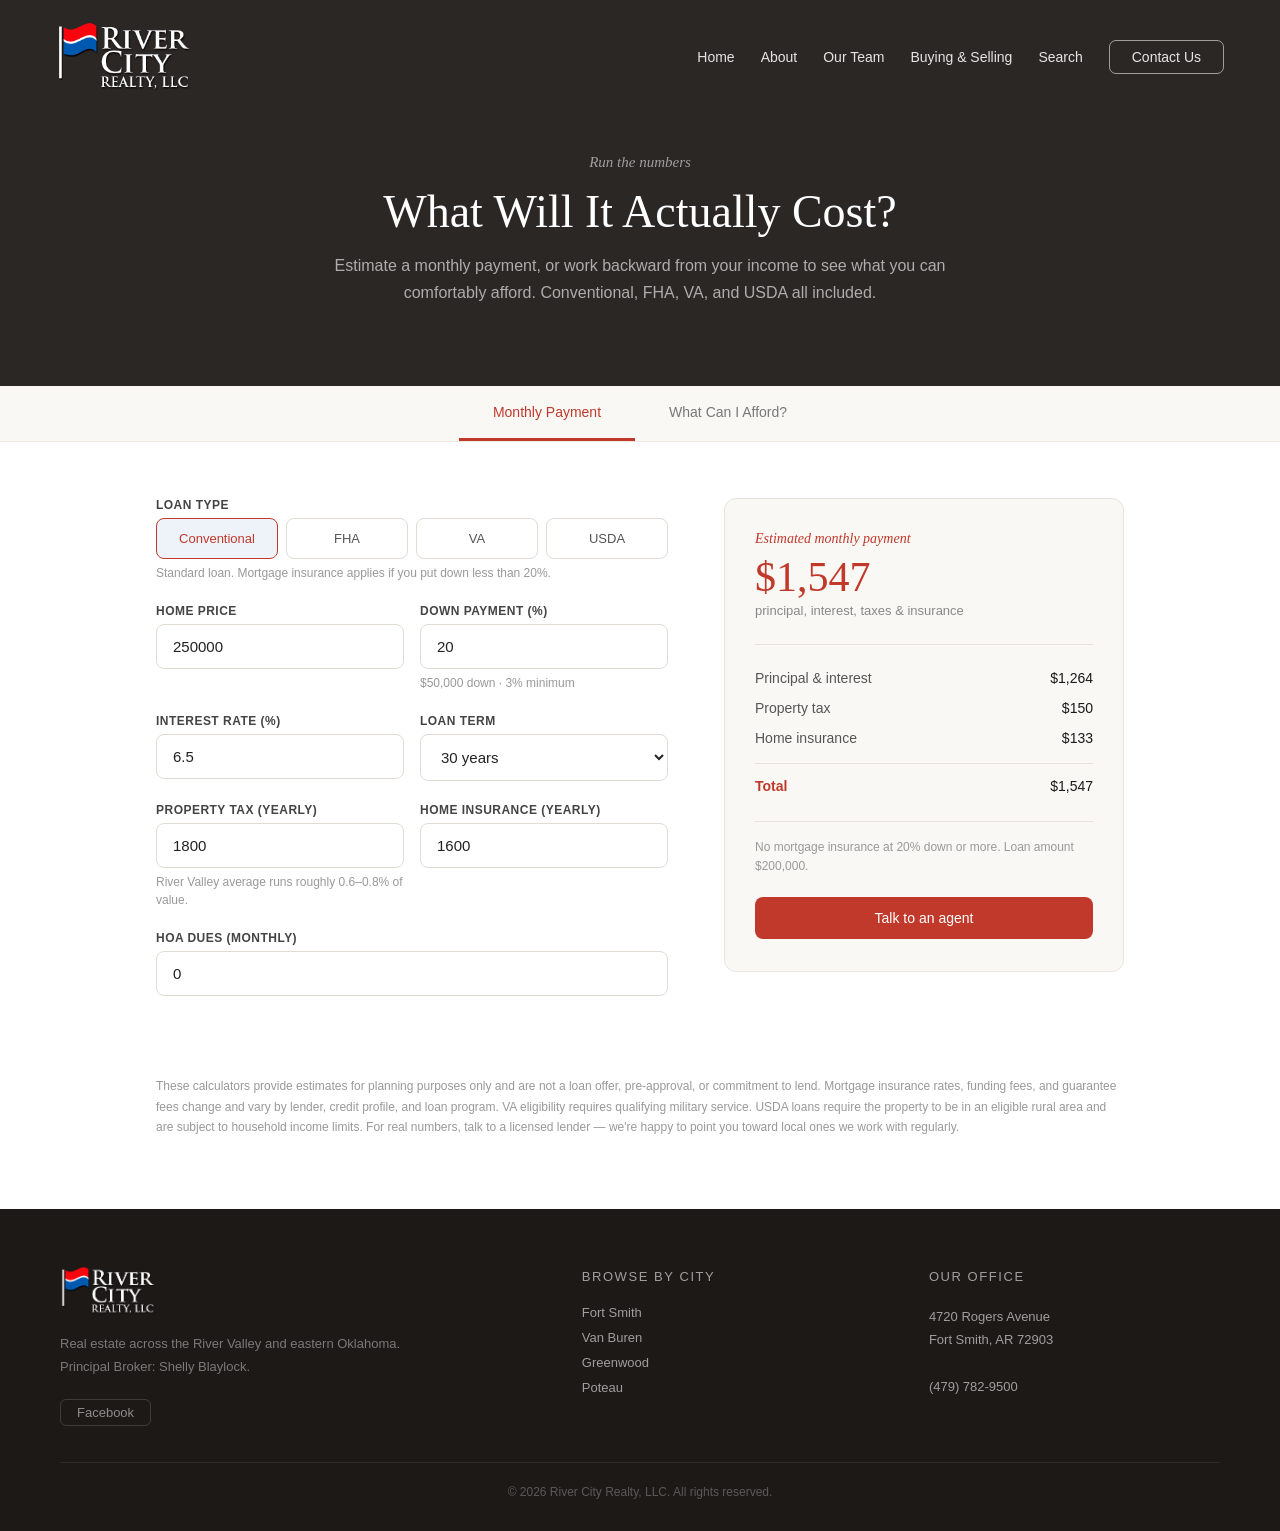
<file: pages/calculator.html>
<!DOCTYPE html>
<html lang="en">
<head>
<meta charset="UTF-8"/>
<meta name="viewport" content="width=device-width, initial-scale=1.0"/>
<meta name="description" content="Estimate your monthly payment or find out how much home you can afford. Compare Conventional, FHA, VA, and USDA loans for Arkansas and Oklahoma."/>
<title>Mortgage Calculator | Conventional, FHA, VA &amp; USDA | River City Realty</title>
<link rel="icon" type="image/png" href="/images/rcr-logo.png"/>
<link rel="canonical" href="https://fsrivercityrealty.com/pages/calculator.html"/>
<meta property="og:type" content="website"/>
<meta property="og:site_name" content="River City Realty"/>
<meta property="og:url" content="https://fsrivercityrealty.com/pages/calculator.html"/>
<meta property="og:title" content="Mortgage Calculator | Conventional, FHA, VA &amp; USDA | River City Realty"/>
<meta property="og:description" content="Estimate your monthly payment or find out how much home you can afford. Compare Conventional, FHA, VA, and USDA loans for Arkansas and Oklahoma."/>
<meta property="og:image" content="https://fsrivercityrealty.com/images/rcr-logo.png"/>
<meta name="twitter:card" content="summary_large_image"/>
<meta name="twitter:title" content="Mortgage Calculator | Conventional, FHA, VA &amp; USDA | River City Realty"/>
<meta name="twitter:description" content="Estimate your monthly payment or find out how much home you can afford. Compare Conventional, FHA, VA, and USDA loans for Arkansas and Oklahoma."/>
<meta name="robots" content="index, follow"/>
<meta name="geo.region" content="US-AR"/>
<meta name="geo.placename" content="Fort Smith, Arkansas"/>
<link rel="stylesheet" href="../css/styles.css"/>
<style>
  html, body { max-width: 100%; overflow-x: hidden; }
  .calc-hero {
    background: #2b2725; padding: 150px 56px 80px; position: relative;
    overflow: hidden; text-align: center; width: 100%;
  }
  .calc-hero-bg {
    position: absolute; top:0; left:0; right:0; bottom:0;
    background-image: url("https://images.unsplash.com/photo-1554224155-6726b3ff858f?w=1600&q=80");
    background-size: cover; background-position: center; opacity: 0.14;
  }
  .calc-hero-inner { position: relative; z-index: 2; max-width: 640px; margin: 0 auto; }
  .calc-hero .rcr-eyebrow { font-family: Georgia, serif; font-style: italic;
    font-size: 15px; color: rgba(255,255,255,0.55); margin-bottom: 12px; }
  .calc-hero h1 { font-family: Georgia, serif; font-size: 46px; font-weight: 400;
    color: #fff; line-height: 1.1; margin-bottom: 16px; }
  .calc-hero p { font-size: 16px; color: rgba(255,255,255,0.62); line-height: 1.65; }

  .calc-tabs { display: flex; justify-content: center; gap: 0; background: #faf8f5;
    border-bottom: 1px solid #ece8e2; }
  .calc-tab { padding: 18px 34px; font-size: 14px; color: #777; background: none;
    border: none; border-bottom: 3px solid transparent; cursor: pointer;
    font-family: inherit; transition: all 0.18s; }
  .calc-tab:hover { color: #c0392b; }
  .calc-tab.active { color: #c0392b; border-bottom-color: #c0392b; font-weight: 500; }

  .calc-wrap { max-width: 1080px; margin: 0 auto; padding: 56px 56px 80px;
    display: grid; grid-template-columns: 1fr 400px; gap: 56px; align-items: start; }
  .calc-panel { display: none; }
  .calc-panel.active { display: contents; }

  .calc-fields { display: flex; flex-direction: column; gap: 22px; }
  .calc-field label { display: block; font-size: 12px; font-weight: 600; color: #444;
    letter-spacing: 0.04em; text-transform: uppercase; margin-bottom: 6px; }
  .calc-field input, .calc-field select {
    width: 100%; padding: 13px 16px; border: 1.5px solid #e0dbd4; border-radius: 8px;
    font-size: 15px; color: #222; font-family: inherit; background: #fff; outline: none;
    box-sizing: border-box; transition: border-color 0.2s; }
  .calc-field input:focus, .calc-field select:focus { border-color: #c0392b; }
  .calc-row { display: grid; grid-template-columns: 1fr 1fr; gap: 16px; }
  .calc-hint { font-size: 12px; color: #999; margin-top: 5px; line-height: 1.5; }

  .calc-loantypes { display: grid; grid-template-columns: repeat(4, 1fr); gap: 8px; }
  .calc-loantype { padding: 12px 6px; border: 1.5px solid #e0dbd4; border-radius: 8px;
    background: #fff; cursor: pointer; text-align: center; font-size: 13px; color: #555;
    font-family: inherit; transition: all 0.18s; }
  .calc-loantype:hover { border-color: #9fb4d4; }
  .calc-loantype.active { border-color: #c0392b; background: #eef2f9; color: #c0392b; font-weight: 500; }

  .calc-result { background: #faf8f5; border: 1px solid #e8e3dc; border-radius: 12px;
    padding: 32px 30px; position: sticky; top: 24px; }
  .calc-result-label { font-family: Georgia, serif; font-style: italic; font-size: 14px;
    color: #c0392b; margin-bottom: 8px; }
  .calc-result-big { font-family: Georgia, serif; font-size: 42px; color: #c0392b;
    line-height: 1.05; margin-bottom: 4px; }
  .calc-result-sub { font-size: 13px; color: #888; margin-bottom: 26px; }
  .calc-breakdown { border-top: 1px solid #e8e3dc; padding-top: 18px; }
  .calc-line { display: flex; justify-content: space-between; font-size: 14px;
    color: #555; padding: 7px 0; }
  .calc-line span:last-child { color: #1a1a1a; font-weight: 500; }
  .calc-line.total { border-top: 1px solid #e8e3dc; margin-top: 10px; padding-top: 14px;
    font-weight: 600; color: #c0392b; }
  .calc-note { font-size: 12px; color: #999; line-height: 1.6; margin-top: 20px;
    padding-top: 16px; border-top: 1px solid #e8e3dc; }
  .calc-cta { display: block; text-align: center; margin-top: 20px; padding: 13px;
    background: #c0392b; color: #fff; border-radius: 8px; text-decoration: none;
    font-size: 14px; transition: background 0.2s; }
  .calc-cta:hover { background: #9e2d22; }

  .calc-disclaimer { max-width: 1080px; margin: 0 auto; padding: 0 56px 72px;
    font-size: 12px; color: #999; line-height: 1.7; }

  @media (max-width: 900px) {
    .calc-hero { padding: 120px 24px 56px; }
    .calc-hero h1 { font-size: 32px; }
    .calc-wrap { grid-template-columns: 1fr; gap: 36px; padding: 36px 24px 56px; }
    .calc-result { position: static; }
    .calc-tab { padding: 15px 20px; font-size: 13px; }
    .calc-loantypes { grid-template-columns: 1fr 1fr; }
    .calc-disclaimer { padding: 0 24px 48px; }
  }
</style>
</head>
<body>

<div class="rcr-mobile-menu" id="mobileMenu">
  <button class="rcr-mobile-close" onclick="closeMenu()">&times;</button>
  <a href="../index.html">Home</a>
  <a href="about.html">About</a>
  <a href="agents.html">Our Team</a>
  <a href="guide.html">Buying &amp; Selling</a>
  <a href="https://homes.fsrivercityrealty.com/idx/map/mapsearch">Search</a>
  <a href="contact.html">Contact Us</a>
</div>

<nav class="rcr-nav">
  <div class="rcr-nav-logo">
    <a href="../index.html"><img src="../images/rcr-logo.png" alt="River City Realty, LLC" /></a>
  </div>
  <div class="rcr-nav-links">
    <a href="../index.html">Home</a>
    <a href="about.html">About</a>
    <a href="agents.html">Our Team</a>
    <a href="guide.html">Buying &amp; Selling</a>
    <a href="https://homes.fsrivercityrealty.com/idx/map/mapsearch">Search</a>
    <button class="rcr-nav-cta" onclick="window.location.href='contact.html'">Contact Us</button>
  </div>
  <button class="rcr-hamburger" onclick="openMenu()" aria-label="Open menu">
    <span></span><span></span><span></span>
  </button>
</nav>

<div class="calc-hero">
  <div class="calc-hero-bg"></div>
  <div class="calc-hero-inner">
    <p class="rcr-eyebrow">Run the numbers</p>
    <h1>What Will It Actually Cost?</h1>
    <p>Estimate a monthly payment, or work backward from your income to see what you can comfortably afford. Conventional, FHA, VA, and USDA all included.</p>
  </div>
</div>

<div class="calc-tabs">
  <button class="calc-tab active" id="tabPayment" onclick="showTab('payment')">Monthly Payment</button>
  <button class="calc-tab" id="tabAfford" onclick="showTab('afford')">What Can I Afford?</button>
</div>

<!-- ══ PAYMENT ══ -->
<div class="calc-wrap" id="panelPayment">
  <div class="calc-fields">
    <div class="calc-field">
      <label>Loan Type</label>
      <div class="calc-loantypes">
        <button class="calc-loantype active" data-loan="conv" onclick="setLoan('conv')">Conventional</button>
        <button class="calc-loantype" data-loan="fha" onclick="setLoan('fha')">FHA</button>
        <button class="calc-loantype" data-loan="va" onclick="setLoan('va')">VA</button>
        <button class="calc-loantype" data-loan="usda" onclick="setLoan('usda')">USDA</button>
      </div>
      <p class="calc-hint" id="loanHint">Standard loan. Mortgage insurance applies if you put down less than 20%.</p>
    </div>

    <div class="calc-row">
      <div class="calc-field">
        <label for="price">Home Price</label>
        <input type="number" id="price" value="250000" min="0" step="1000"/>
      </div>
      <div class="calc-field">
        <label for="down">Down Payment (%)</label>
        <input type="number" id="down" value="20" min="0" max="100" step="0.5"/>
        <p class="calc-hint" id="downHint"></p>
      </div>
    </div>

    <div class="calc-row">
      <div class="calc-field">
        <label for="rate">Interest Rate (%)</label>
        <input type="number" id="rate" value="6.5" min="0" max="20" step="0.125"/>
      </div>
      <div class="calc-field">
        <label for="term">Loan Term</label>
        <select id="term">
          <option value="30" selected>30 years</option>
          <option value="20">20 years</option>
          <option value="15">15 years</option>
          <option value="10">10 years</option>
        </select>
      </div>
    </div>

    <div class="calc-row">
      <div class="calc-field">
        <label for="tax">Property Tax (yearly)</label>
        <input type="number" id="tax" value="1800" min="0" step="50"/>
        <p class="calc-hint">River Valley average runs roughly 0.6&ndash;0.8% of value.</p>
      </div>
      <div class="calc-field">
        <label for="ins">Home Insurance (yearly)</label>
        <input type="number" id="ins" value="1600" min="0" step="50"/>
      </div>
    </div>

    <div class="calc-field">
      <label for="hoa">HOA Dues (monthly)</label>
      <input type="number" id="hoa" value="0" min="0" step="5"/>
    </div>
  </div>

  <div class="calc-result">
    <p class="calc-result-label">Estimated monthly payment</p>
    <div class="calc-result-big" id="outTotal">$0</div>
    <p class="calc-result-sub" id="outSub">principal, interest, taxes &amp; insurance</p>
    <div class="calc-breakdown">
      <div class="calc-line"><span>Principal &amp; interest</span><span id="outPI">$0</span></div>
      <div class="calc-line"><span>Property tax</span><span id="outTax">$0</span></div>
      <div class="calc-line"><span>Home insurance</span><span id="outIns">$0</span></div>
      <div class="calc-line" id="lineMI"><span id="miLabel">Mortgage insurance</span><span id="outMI">$0</span></div>
      <div class="calc-line" id="lineHOA"><span>HOA dues</span><span id="outHOA">$0</span></div>
      <div class="calc-line total"><span>Total</span><span id="outTotal2">$0</span></div>
    </div>
    <p class="calc-note" id="outNote"></p>
    <a class="calc-cta" href="contact.html">Talk to an agent</a>
  </div>
</div>

<!-- ══ AFFORDABILITY ══ -->
<div class="calc-wrap" id="panelAfford" style="display:none;">
  <div class="calc-fields">
    <div class="calc-row">
      <div class="calc-field">
        <label for="income">Gross Household Income (yearly)</label>
        <input type="number" id="income" value="85000" min="0" step="1000"/>
        <p class="calc-hint">Before taxes, everyone on the loan combined.</p>
      </div>
      <div class="calc-field">
        <label for="debts">Monthly Debt Payments</label>
        <input type="number" id="debts" value="500" min="0" step="25"/>
        <p class="calc-hint">Car loans, student loans, credit card minimums, child support.</p>
      </div>
    </div>

    <div class="calc-row">
      <div class="calc-field">
        <label for="aDown">Cash for Down Payment</label>
        <input type="number" id="aDown" value="30000" min="0" step="1000"/>
      </div>
      <div class="calc-field">
        <label for="aRate">Interest Rate (%)</label>
        <input type="number" id="aRate" value="6.5" min="0" max="20" step="0.125"/>
      </div>
    </div>

    <div class="calc-field">
      <label for="dti">Debt-to-Income Limit (%)</label>
      <select id="dti">
        <option value="36">36% &mdash; conservative</option>
        <option value="43" selected>43% &mdash; typical qualifying limit</option>
        <option value="50">50% &mdash; aggressive, strong credit only</option>
      </select>
      <p class="calc-hint">The share of gross income lenders will let go toward all debt including the new mortgage.</p>
    </div>
  </div>

  <div class="calc-result">
    <p class="calc-result-label">You could likely afford</p>
    <div class="calc-result-big" id="outAfford">$0</div>
    <p class="calc-result-sub">estimated maximum home price</p>
    <div class="calc-breakdown">
      <div class="calc-line"><span>Max total monthly debt</span><span id="outMaxDebt">$0</span></div>
      <div class="calc-line"><span>Less existing debts</span><span id="outLessDebt">$0</span></div>
      <div class="calc-line total"><span>Available for housing</span><span id="outAvail">$0</span></div>
    </div>
    <p class="calc-note">Assumes taxes and insurance at roughly 1.4% of home value per year, which is typical for this area. Your actual numbers depend on credit, the specific property, and your lender.</p>
    <a class="calc-cta" href="contact.html">Talk to an agent</a>
  </div>
</div>

<p class="calc-disclaimer">
  These calculators provide estimates for planning purposes only and are not a loan offer, pre-approval, or
  commitment to lend. Mortgage insurance rates, funding fees, and guarantee fees change and vary by lender,
  credit profile, and loan program. VA eligibility requires qualifying military service. USDA loans require the
  property to be in an eligible rural area and are subject to household income limits. For real numbers, talk to
  a licensed lender &mdash; we're happy to point you toward local ones we work with regularly.
</p>

<footer class="rcr-footer">
  <div class="rcr-footer-grid">
    <div>
      <div class="rcr-footer-logo">
        <a href="../index.html"><img src="../images/rcr-logo.png" alt="River City Realty, LLC" /></a>
      </div>
      <p class="rcr-footer-tagline">Real estate across the River Valley and eastern Oklahoma.<br/>Principal Broker: Shelly Blaylock.</p>
      <div class="rcr-footer-social">
        <a href="https://www.facebook.com/FSRiverCityRealty" target="_blank" rel="noopener">Facebook</a>
      </div>
    </div>
    <div class="rcr-footer-col">
      <p class="rcr-footer-col-title">Browse by City</p>
      <a href="https://homes.fsrivercityrealty.com/i/homes-for-sale-in-fort-smith-arkansas">Fort Smith</a>
      <a href="https://homes.fsrivercityrealty.com/i/homes-for-sale-in-van-buren-arkansas">Van Buren</a>
      <a href="https://homes.fsrivercityrealty.com/i/homes-for-sale-in-greenwood-arkansas">Greenwood</a>
      <a href="https://homes.fsrivercityrealty.com/idx/results/homes?idxID=d124&amp;pt=1&amp;city[]=37583&amp;a_propStatus[]=Active&amp;srt=newest">Poteau</a>
    </div>
    <div class="rcr-footer-col">
      <p class="rcr-footer-col-title">Our Office</p>
      <p>4720 Rogers Avenue<br/>Fort Smith, AR 72903<br/><br/>(479) 782-9500</p>
    </div>
  </div>
  <div class="rcr-footer-bottom">
    <span class="rcr-footer-copy">&copy; 2026 River City Realty, LLC. All rights reserved.</span>
  </div>
</footer>

<script src="../js/main.js"></script>
<script>
(function(){
  var loan = 'conv';
  var LOANS = {
    conv: { minDown: 3,   upfront: 0,      annualMI: 0.0055, miEndsAt20: true,
            hint: 'Standard loan. Mortgage insurance applies if you put down less than 20%.' },
    fha:  { minDown: 3.5, upfront: 0.0175, annualMI: 0.0055, miEndsAt20: false,
            hint: 'Lower credit requirements. 1.75% upfront MIP is financed into the loan, and annual MIP usually stays for the life of the loan.' },
    va:   { minDown: 0,   upfront: 0.0215, annualMI: 0,      miEndsAt20: false,
            hint: 'For qualifying veterans and service members. No down payment and no monthly mortgage insurance. A one-time funding fee applies.' },
    usda: { minDown: 0,   upfront: 0.01,   annualMI: 0.0035, miEndsAt20: false,
            hint: 'For eligible rural areas &mdash; much of the River Valley outside Fort Smith qualifies. No down payment. Household income limits apply.' }
  };
  function $(id){ return document.getElementById(id); }
  function money(n){ return '$' + Math.round(n).toLocaleString('en-US'); }
  function num(id){ var v = parseFloat($(id).value); return isNaN(v) ? 0 : v; }

  window.showTab = function(which){
    var p = which === 'payment';
    $('panelPayment').style.display = p ? 'grid' : 'none';
    $('panelAfford').style.display  = p ? 'none' : 'grid';
    $('tabPayment').classList.toggle('active', p);
    $('tabAfford').classList.toggle('active', !p);
  };

  window.setLoan = function(t){
    loan = t;
    document.querySelectorAll('.calc-loantype').forEach(function(b){
      b.classList.toggle('active', b.getAttribute('data-loan') === t);
    });
    $('loanHint').innerHTML = LOANS[t].hint;
    var d = $('down');
    if (parseFloat(d.value) < LOANS[t].minDown) d.value = LOANS[t].minDown;
    if ((t === 'va' || t === 'usda') && parseFloat(d.value) === 20) d.value = 0;
    if (t === 'conv' && parseFloat(d.value) === 0) d.value = 5;
    calc();
  };

  function calc(){
    var cfg = LOANS[loan];
    var price = num('price'), downPct = num('down');
    if (downPct < cfg.minDown) { downPct = cfg.minDown; $('down').value = downPct; }
    var downAmt = price * downPct / 100;
    var base = price - downAmt;
    var upfront = base * cfg.upfront;
    var principal = base + upfront;

    var r = num('rate') / 100 / 12, n = num('term') * 12, pi;
    if (r === 0) { pi = n ? principal / n : 0; }
    else { pi = principal * r * Math.pow(1+r, n) / (Math.pow(1+r, n) - 1); }

    var mi = 0;
    if (cfg.annualMI > 0 && !(cfg.miEndsAt20 && downPct >= 20)) mi = base * cfg.annualMI / 12;

    var tax = num('tax')/12, ins = num('ins')/12, hoa = num('hoa');
    var total = pi + tax + ins + mi + hoa;

    $('outPI').textContent = money(pi);
    $('outTax').textContent = money(tax);
    $('outIns').textContent = money(ins);
    $('outMI').textContent = money(mi);
    $('outHOA').textContent = money(hoa);
    $('outTotal').textContent = money(total);
    $('outTotal2').textContent = money(total);
    $('lineMI').style.display = mi > 0 ? 'flex' : 'none';
    $('lineHOA').style.display = hoa > 0 ? 'flex' : 'none';
    $('miLabel').textContent = (loan === 'fha') ? 'Mortgage insurance (MIP)'
                             : (loan === 'usda') ? 'Annual guarantee fee'
                             : 'Mortgage insurance (PMI)';
    $('downHint').textContent = money(downAmt) + ' down' +
      (cfg.minDown > 0 ? ' \u00b7 ' + cfg.minDown + '% minimum' : ' \u00b7 no minimum');

    var note = '';
    if (upfront > 0) note += money(upfront) + ' ' +
      (loan === 'va' ? 'VA funding fee' : loan === 'usda' ? 'USDA guarantee fee' : 'upfront MIP') +
      ' financed into the loan. ';
    if (loan === 'conv' && downPct >= 20) note += 'No mortgage insurance at 20% down or more. ';
    note += 'Loan amount ' + money(principal) + '.';
    $('outNote').textContent = note;
  }

  function calcAfford(){
    var monthlyIncome = num('income')/12;
    var maxDebt = monthlyIncome * num('dti')/100;
    var avail = maxDebt - num('debts');
    if (avail < 0) avail = 0;

    // Reserve ~1.4%/yr of value for taxes + insurance, solve for price.
    var r = num('aRate')/100/12, n = 360;
    var piFactor = (r === 0) ? 1/n : r * Math.pow(1+r,n) / (Math.pow(1+r,n) - 1);
    var cash = num('aDown');
    // avail = price*0.014/12 + (price - cash)*piFactor  ->  solve for price
    var price = (avail + cash * piFactor) / (0.014/12 + piFactor);
    if (price < cash) price = cash;

    $('outMaxDebt').textContent = money(maxDebt);
    $('outLessDebt').textContent = '\u2212 ' + money(num('debts'));
    $('outAvail').textContent = money(avail);
    $('outAfford').textContent = money(price);
  }

  ['price','down','rate','term','tax','ins','hoa'].forEach(function(id){
    $(id).addEventListener('input', calc);
    $(id).addEventListener('change', calc);
  });
  ['income','debts','aDown','aRate','dti'].forEach(function(id){
    $(id).addEventListener('input', calcAfford);
    $(id).addEventListener('change', calcAfford);
  });

  calc(); calcAfford();
})();
</script>
</body>
</html>
</file>
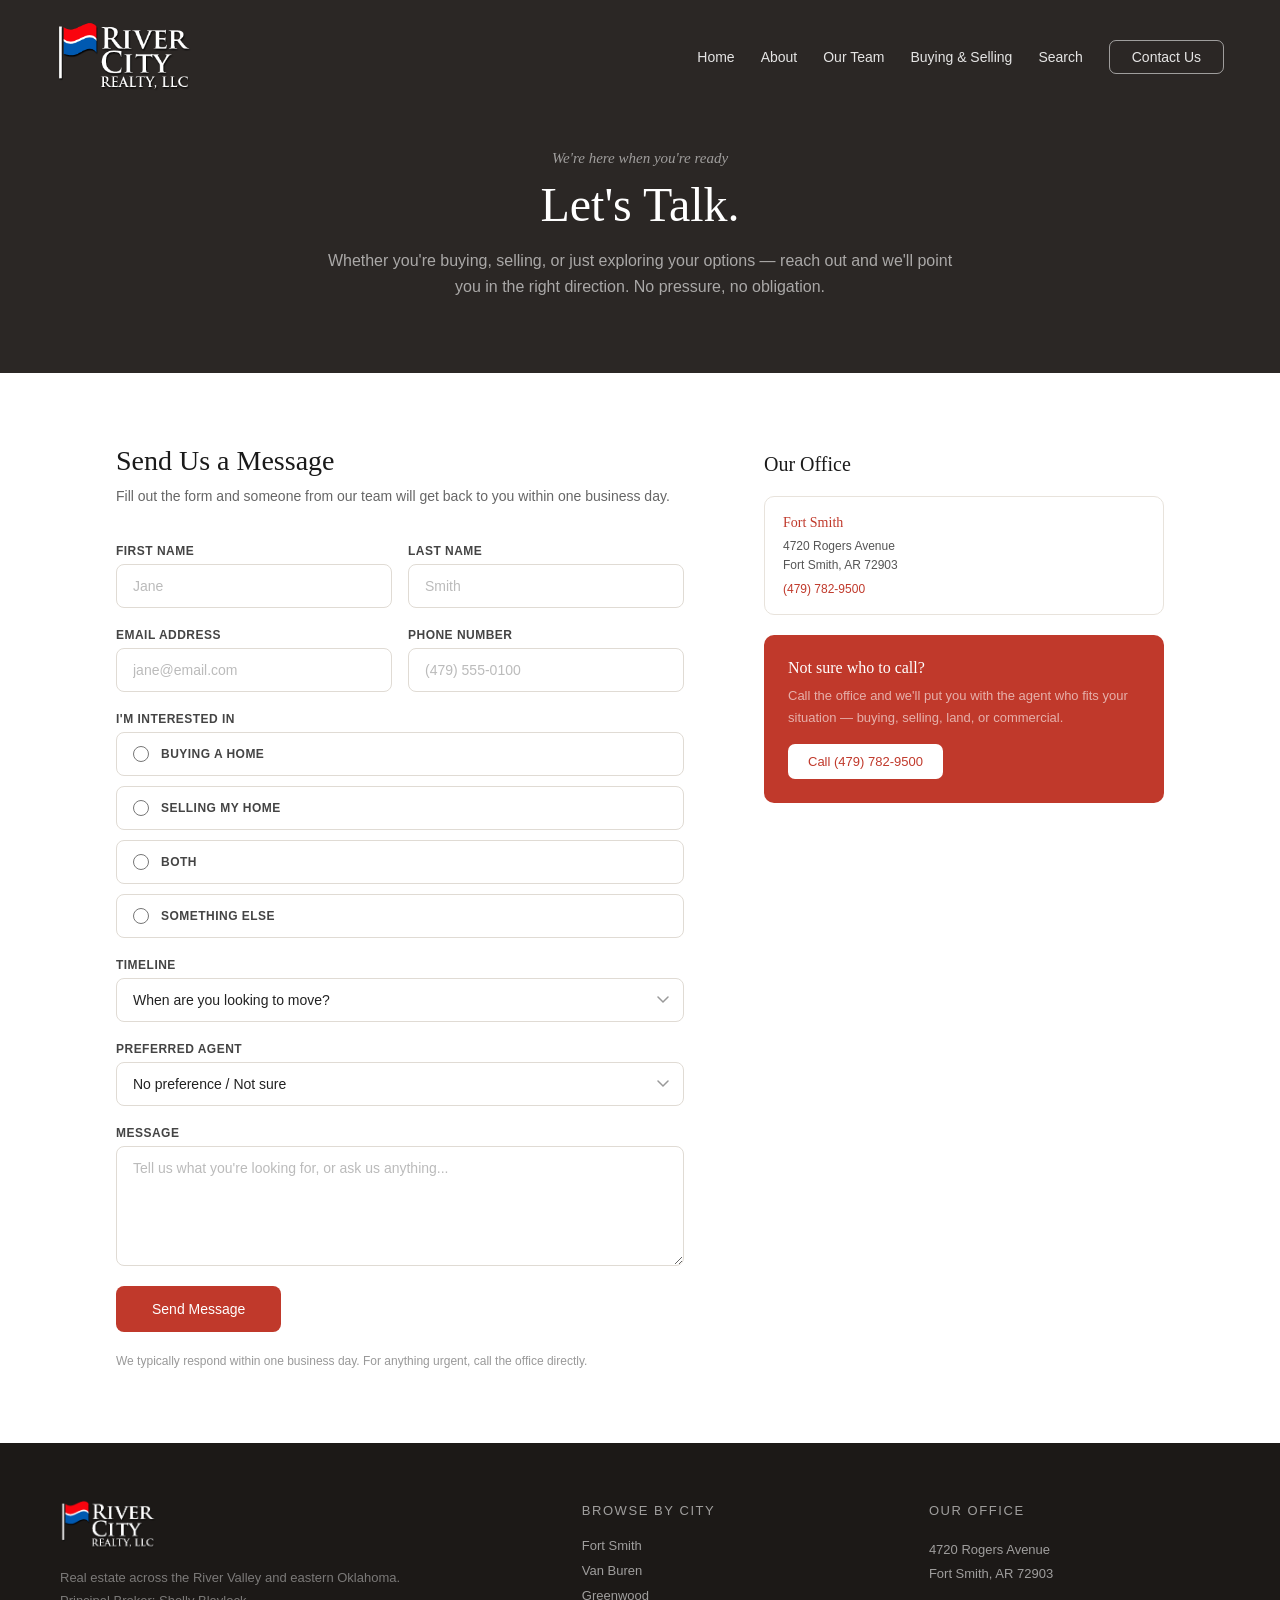
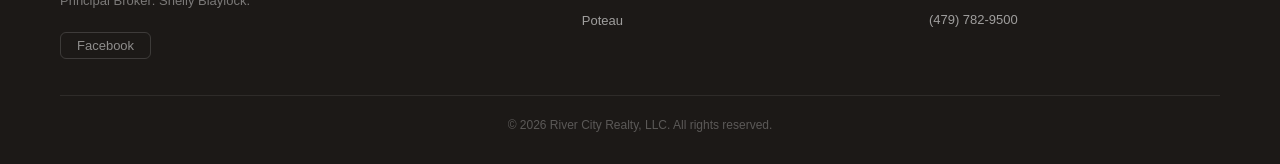
<file: pages/contact.html>
<!DOCTYPE html>
<html lang="en">
<head>
<meta charset="UTF-8"/>
<meta name="viewport" content="width=device-width, initial-scale=1.0"/>
<meta name="description" content="Reach River City Realty at 4720 Rogers Avenue in Fort Smith. We respond within one business day."/>
<title>Contact Us | River City Realty, Fort Smith AR</title>
<link rel="icon" type="image/png" href="/images/rcr-logo.png"/>
<link rel="canonical" href="https://fsrivercityrealty.com/pages/contact.html"/>
<meta property="og:type" content="website"/>
<meta property="og:site_name" content="River City Realty"/>
<meta property="og:url" content="https://fsrivercityrealty.com/pages/contact.html"/>
<meta property="og:title" content="Contact Us | River City Realty, Fort Smith AR"/>
<meta property="og:description" content="Reach River City Realty at 4720 Rogers Avenue in Fort Smith. We respond within one business day."/>
<meta property="og:image" content="https://fsrivercityrealty.com/images/rcr-logo.png"/>
<meta name="twitter:card" content="summary_large_image"/>
<meta name="twitter:title" content="Contact Us | River City Realty, Fort Smith AR"/>
<meta name="twitter:description" content="Reach River City Realty at 4720 Rogers Avenue in Fort Smith. We respond within one business day."/>
<meta name="robots" content="index, follow"/>
<meta name="geo.region" content="US-AR"/>
<meta name="geo.placename" content="Fort Smith, Arkansas"/>
<link rel="stylesheet" href="../css/styles.css"/>
<style>
  html, body { max-width: 100%; overflow-x: hidden; }
  .contact-hero {
    background: #2b2725; padding: 150px 56px 72px;
    position: relative; overflow: hidden; text-align: center; width: 100%;
  }
  .contact-hero-bg {
    position: absolute; top: 0; left: 0; right: 0; bottom: 0;
    background-image: url("https://images.unsplash.com/photo-1502005229762-cf1b2da7c5d6?w=1600&q=80");
    background-size: cover; background-position: center; opacity: 0.12;
  }
  .contact-hero-content { position: relative; z-index: 2; max-width: 640px; margin: 0 auto; }
  .contact-hero-eyebrow { font-family: Georgia, serif; font-style: italic; font-size: 15px; color: rgba(255,255,255,0.55); margin-bottom: 12px; }
  .contact-hero-title { font-family: Georgia, serif; font-size: 48px; font-weight: 400; color: #fff; line-height: 1.1; margin-bottom: 16px; }
  .contact-hero-sub { font-size: 16px; color: rgba(255,255,255,0.6); line-height: 1.65; }
  .contact-body { max-width: 1160px; margin: 0 auto; padding: 72px 56px; display: grid; grid-template-columns: 1fr 400px; gap: 80px; }
  .contact-form-section h2 { font-family: Georgia, serif; font-size: 28px; font-weight: 400; color: #1a1a1a; margin-bottom: 8px; }
  .contact-form-section .sub { font-size: 14px; color: #666; line-height: 1.65; margin-bottom: 36px; }
  .rcr-form { display: flex; flex-direction: column; gap: 20px; }
  .rcr-form-row { display: grid; grid-template-columns: 1fr 1fr; gap: 16px; }
  .rcr-field { display: flex; flex-direction: column; gap: 6px; }
  .rcr-field label { font-size: 12px; font-weight: 600; color: #444; letter-spacing: 0.04em; text-transform: uppercase; }
  .rcr-field input, .rcr-field select, .rcr-field textarea { padding: 13px 16px; border: 1.5px solid #e0dbd4; border-radius: 8px; font-size: 14px; color: #222; font-family: inherit; background: #fff; transition: border-color 0.2s; outline: none; width: 100%; box-sizing: border-box; }
  .rcr-field input:focus, .rcr-field select:focus, .rcr-field textarea:focus { border-color: #c0392b; }
  .rcr-field input::placeholder, .rcr-field textarea::placeholder { color: #bbb; }
  .rcr-field textarea { resize: vertical; min-height: 120px; }
  .rcr-field select { appearance: none; background-image: url("data:image/svg+xml,%3Csvg xmlns='http://www.w3.org/2000/svg' width='12' height='8' viewBox='0 0 12 8'%3E%3Cpath d='M1 1l5 5 5-5' stroke='%23999' stroke-width='1.5' fill='none' stroke-linecap='round'/%3E%3C/svg%3E"); background-repeat: no-repeat; background-position: right 14px center; padding-right: 36px; }
  .rcr-radio-group { display: flex; flex-direction: column; gap: 10px; }
  .rcr-radio-btn { display: flex; align-items: center; gap: 12px; padding: 13px 16px; border: 1.5px solid #e0dbd4; border-radius: 8px; cursor: pointer; font-size: 14px; color: #444; user-select: none; transition: all 0.18s; width: 100%; box-sizing: border-box; }
  .rcr-radio-btn input[type="radio"] { accent-color: #c0392b; flex-shrink: 0; width: 16px; height: 16px; }
  .rcr-radio-btn.selected { border-color: #c0392b; background: #eef2f9; color: #c0392b; }
  .rcr-submit { display: inline-block; padding: 15px 36px; background: #c0392b; color: #fff; font-size: 14px; border-radius: 8px; cursor: pointer; border: none; font-family: inherit; font-weight: 500; transition: background 0.2s; align-self: flex-start; }
  .rcr-submit:hover { background: #9e2d22; }
  .rcr-form-note { font-size: 12px; color: #999; line-height: 1.6; }
  .rcr-form-success { display: none; padding: 32px; background: #eef2f9; border-radius: 10px; border: 1px solid #d8e2f0; text-align: center; }
  .rcr-form-success h3 { font-family: Georgia, serif; font-size: 22px; color: #c0392b; margin-bottom: 8px; }
  .rcr-form-success p { font-size: 14px; color: #555; line-height: 1.65; }
  .contact-sidebar { padding-top: 8px; }
  .contact-sidebar h3 { font-family: Georgia, serif; font-size: 20px; font-weight: 400; color: #1a1a1a; margin-bottom: 20px; }
  .contact-office-list { display: flex; flex-direction: column; gap: 14px; }
  .contact-office { padding: 18px; border: 1px solid #e8e3dc; border-radius: 10px; background: #fff; }
  .contact-office-city { font-family: Georgia, serif; font-size: 14px; color: #c0392b; margin-bottom: 6px; }
  .contact-office-addr { font-size: 12px; color: #555; line-height: 1.65; }
  .contact-office-phone { font-size: 12px; color: #c0392b; font-weight: 500; margin-top: 6px; }
  .contact-office-phone a { color: inherit; text-decoration: none; }
  .contact-office-phone a:hover { text-decoration: underline; }
  .contact-direct { margin-top: 20px; padding: 24px; background: #c0392b; border-radius: 10px; }
  .contact-direct h4 { font-family: Georgia, serif; font-size: 16px; font-weight: 400; color: #fff; margin-bottom: 8px; }
  .contact-direct p { font-size: 13px; color: rgba(255,255,255,0.6); line-height: 1.65; margin-bottom: 16px; }
  .contact-direct a { display: inline-block; padding: 10px 20px; background: #fff; color: #c0392b; font-size: 13px; border-radius: 7px; text-decoration: none; font-weight: 500; transition: background 0.2s; }
  .contact-direct a:hover { background: #f0ece6; }
  @media (max-width: 900px) {
    .contact-hero { padding: 120px 24px 56px; }
    .contact-hero-title { font-size: 34px; }
    .contact-body { grid-template-columns: 1fr; gap: 48px; padding: 48px 24px; }
    .rcr-form-row { grid-template-columns: 1fr; }
    .contact-office-list { display: grid; grid-template-columns: 1fr 1fr; gap: 12px; }
  }
  @media (max-width: 420px) {
    .contact-hero-title { font-size: 28px; }
    .contact-office-list { grid-template-columns: 1fr; }
  }
</style>
</head>
<body>

<div class="rcr-mobile-menu" id="mobileMenu">
  <button class="rcr-mobile-close" onclick="closeMenu()">&times;</button>
  <a href="../index.html">Home</a>
  <a href="about.html">About</a>
  <a href="agents.html">Our Team</a>
  <a href="guide.html">Buying &amp; Selling</a>
  <a href="https://homes.fsrivercityrealty.com/idx/map/mapsearch">Search</a>
  <a href="contact.html">Contact Us</a>
</div>

<nav class="rcr-nav">
  <div class="rcr-nav-logo">
    <a href="../index.html"><img src="../images/rcr-logo.png" alt="River City Realty, LLC" /></a>
  </div>
  <div class="rcr-nav-links">
    <a href="../index.html">Home</a>
    <a href="about.html">About</a>
    <a href="agents.html">Our Team</a>
    <a href="guide.html">Buying &amp; Selling</a>
    <a href="https://homes.fsrivercityrealty.com/idx/map/mapsearch">Search</a>
    <button class="rcr-nav-cta" onclick="window.location.href='contact.html'">Contact Us</button>
  </div>
  <button class="rcr-hamburger" onclick="openMenu()" aria-label="Open menu">
    <span></span><span></span><span></span>
  </button>
</nav>

<div class="contact-hero">
  <div class="contact-hero-bg"></div>
  <div class="contact-hero-content">
    <p class="contact-hero-eyebrow">We're here when you're ready</p>
    <h1 class="contact-hero-title">Let's Talk.</h1>
    <p class="contact-hero-sub">Whether you're buying, selling, or just exploring your options — reach out and we'll point you in the right direction. No pressure, no obligation.</p>
  </div>
</div>

<div class="contact-body">
  <div class="contact-form-section">
    <h2>Send Us a Message</h2>
    <p class="sub">Fill out the form and someone from our team will get back to you within one business day.</p>
    <form class="rcr-form" id="contactForm" name="rcr-contact" netlify netlify-honeypot="bot-field">
      <input type="hidden" name="form-name" value="rcr-contact" />
      <p style="display:none;"><input name="bot-field" /></p>
      <div class="rcr-form-row">
        <div class="rcr-field">
          <label for="firstName">First Name</label>
          <input type="text" id="firstName" name="firstName" placeholder="Jane" required />
        </div>
        <div class="rcr-field">
          <label for="lastName">Last Name</label>
          <input type="text" id="lastName" name="lastName" placeholder="Smith" required />
        </div>
      </div>
      <div class="rcr-form-row">
        <div class="rcr-field">
          <label for="email">Email Address</label>
          <input type="email" id="email" name="email" placeholder="jane@email.com" required />
        </div>
        <div class="rcr-field">
          <label for="phone">Phone Number</label>
          <input type="tel" id="phone" name="phone" placeholder="(479) 555-0100" />
        </div>
      </div>
      <div class="rcr-field">
        <label>I'm interested in</label>
        <div class="rcr-radio-group">
          <label class="rcr-radio-btn"><input type="radio" name="interest" value="buying" /> Buying a home</label>
          <label class="rcr-radio-btn"><input type="radio" name="interest" value="selling" /> Selling my home</label>
          <label class="rcr-radio-btn"><input type="radio" name="interest" value="both" /> Both</label>
          <label class="rcr-radio-btn"><input type="radio" name="interest" value="other" /> Something else</label>
        </div>
      </div>
      <div class="rcr-field">
        <label for="timeline">Timeline</label>
        <select id="timeline" name="timeline">
          <option value="" disabled selected>When are you looking to move?</option>
          <option value="asap">As soon as possible</option>
          <option value="1-3months">1–3 months</option>
          <option value="3-6months">3–6 months</option>
          <option value="6plus">6+ months out</option>
          <option value="justlooking">Just exploring for now</option>
        </select>
      </div>
      <div class="rcr-field">
        <label for="agent">Preferred Agent</label>
        <select id="agent" name="agent">
          <option value="" disabled selected>No preference / Not sure</option>
          <option value="shelly-blaylock">Shelly Blaylock</option>
          <option value="glenda-edwards">Glenda Edwards</option>
          <option value="rodney-oden">Rodney Oden</option>
          <option value="cindy-mcclendon">Cindy McClendon</option>
        </select>
      </div>
      <div class="rcr-field">
        <label for="message">Message</label>
        <textarea id="message" name="message" placeholder="Tell us what you're looking for, or ask us anything..."></textarea>
      </div>
      <button type="submit" class="rcr-submit">Send Message</button>
      <p class="rcr-form-note">We typically respond within one business day. For anything urgent, call the office directly.</p>
    </form>
    <div class="rcr-form-success" id="formSuccess">
      <h3>Message received.</h3>
      <p>Thanks for reaching out. Someone from our team will be in touch within one business day.<br/>In the meantime, feel free to <a href="https://homes.fsrivercityrealty.com/i/homes-for-sale-greater-fort-smith-arkansas" style="color:#c0392b;">browse active listings</a>.</p>
    </div>
  </div>

  <div class="contact-sidebar">
    <h3>Our Office</h3>
    <div class="contact-office-list">
      <div class="contact-office">
        <div class="contact-office-city">Fort Smith</div>
        <div class="contact-office-addr">4720 Rogers Avenue<br/>Fort Smith, AR 72903</div>
        <div class="contact-office-phone"><a href="tel:4797829500">(479) 782-9500</a></div>
      </div>
    </div>
    <div class="contact-direct">
      <h4>Not sure who to call?</h4>
      <p>Call the office and we'll put you with the agent who fits your situation — buying, selling, land, or commercial.</p>
      <a href="tel:4797829500">Call (479) 782-9500</a>
    </div>
  </div>
</div>

<footer class="rcr-footer">
  <div class="rcr-footer-grid">
    <div>
      <div class="rcr-footer-logo">
        <a href="../index.html"><img src="../images/rcr-logo.png" alt="River City Realty, LLC" /></a>
      </div>
      <p class="rcr-footer-tagline">Real estate across the River Valley and eastern Oklahoma.<br/>Principal Broker: Shelly Blaylock.</p>
      <div class="rcr-footer-social">
        <a href="https://www.facebook.com/FSRiverCityRealty" target="_blank" rel="noopener">Facebook</a>
      </div>
    </div>
    <div class="rcr-footer-col">
      <p class="rcr-footer-col-title">Browse by City</p>
      <a href="https://homes.fsrivercityrealty.com/i/homes-for-sale-in-fort-smith-arkansas">Fort Smith</a>
      <a href="https://homes.fsrivercityrealty.com/i/homes-for-sale-in-van-buren-arkansas">Van Buren</a>
      <a href="https://homes.fsrivercityrealty.com/i/homes-for-sale-in-greenwood-arkansas">Greenwood</a>
      <a href="https://homes.fsrivercityrealty.com/idx/results/homes?idxID=d124&amp;pt=1&amp;city[]=37583&amp;a_propStatus[]=Active&amp;srt=newest">Poteau</a>
    </div>
    <div class="rcr-footer-col">
      <p class="rcr-footer-col-title">Our Office</p>
      <p>4720 Rogers Avenue<br/>Fort Smith, AR 72903<br/><br/>(479) 782-9500</p>
    </div>
  </div>
  <div class="rcr-footer-bottom">
    <span class="rcr-footer-copy">&copy; 2026 River City Realty, LLC. All rights reserved.</span>
  </div>
</footer>

<script src="../js/main.js"></script>
<script>
  document.querySelectorAll('.rcr-radio-btn input[type="radio"]').forEach(function(radio) {
    radio.addEventListener('change', function() {
      document.querySelectorAll('.rcr-radio-btn').forEach(function(el) { el.classList.remove('selected'); });
      this.closest('.rcr-radio-btn').classList.add('selected');
    });
  });
  document.getElementById('contactForm').addEventListener('submit', function(e) {
    e.preventDefault();
    var form = this;
    fetch('/', { method: 'POST', headers: { 'Content-Type': 'application/x-www-form-urlencoded' }, body: new URLSearchParams(new FormData(form)).toString() })
      .then(function() { form.style.display = 'none'; document.getElementById('formSuccess').style.display = 'block'; })
      .catch(function() { form.style.display = 'none'; document.getElementById('formSuccess').style.display = 'block'; });
  });
</script>
</body>
</html>
</file>
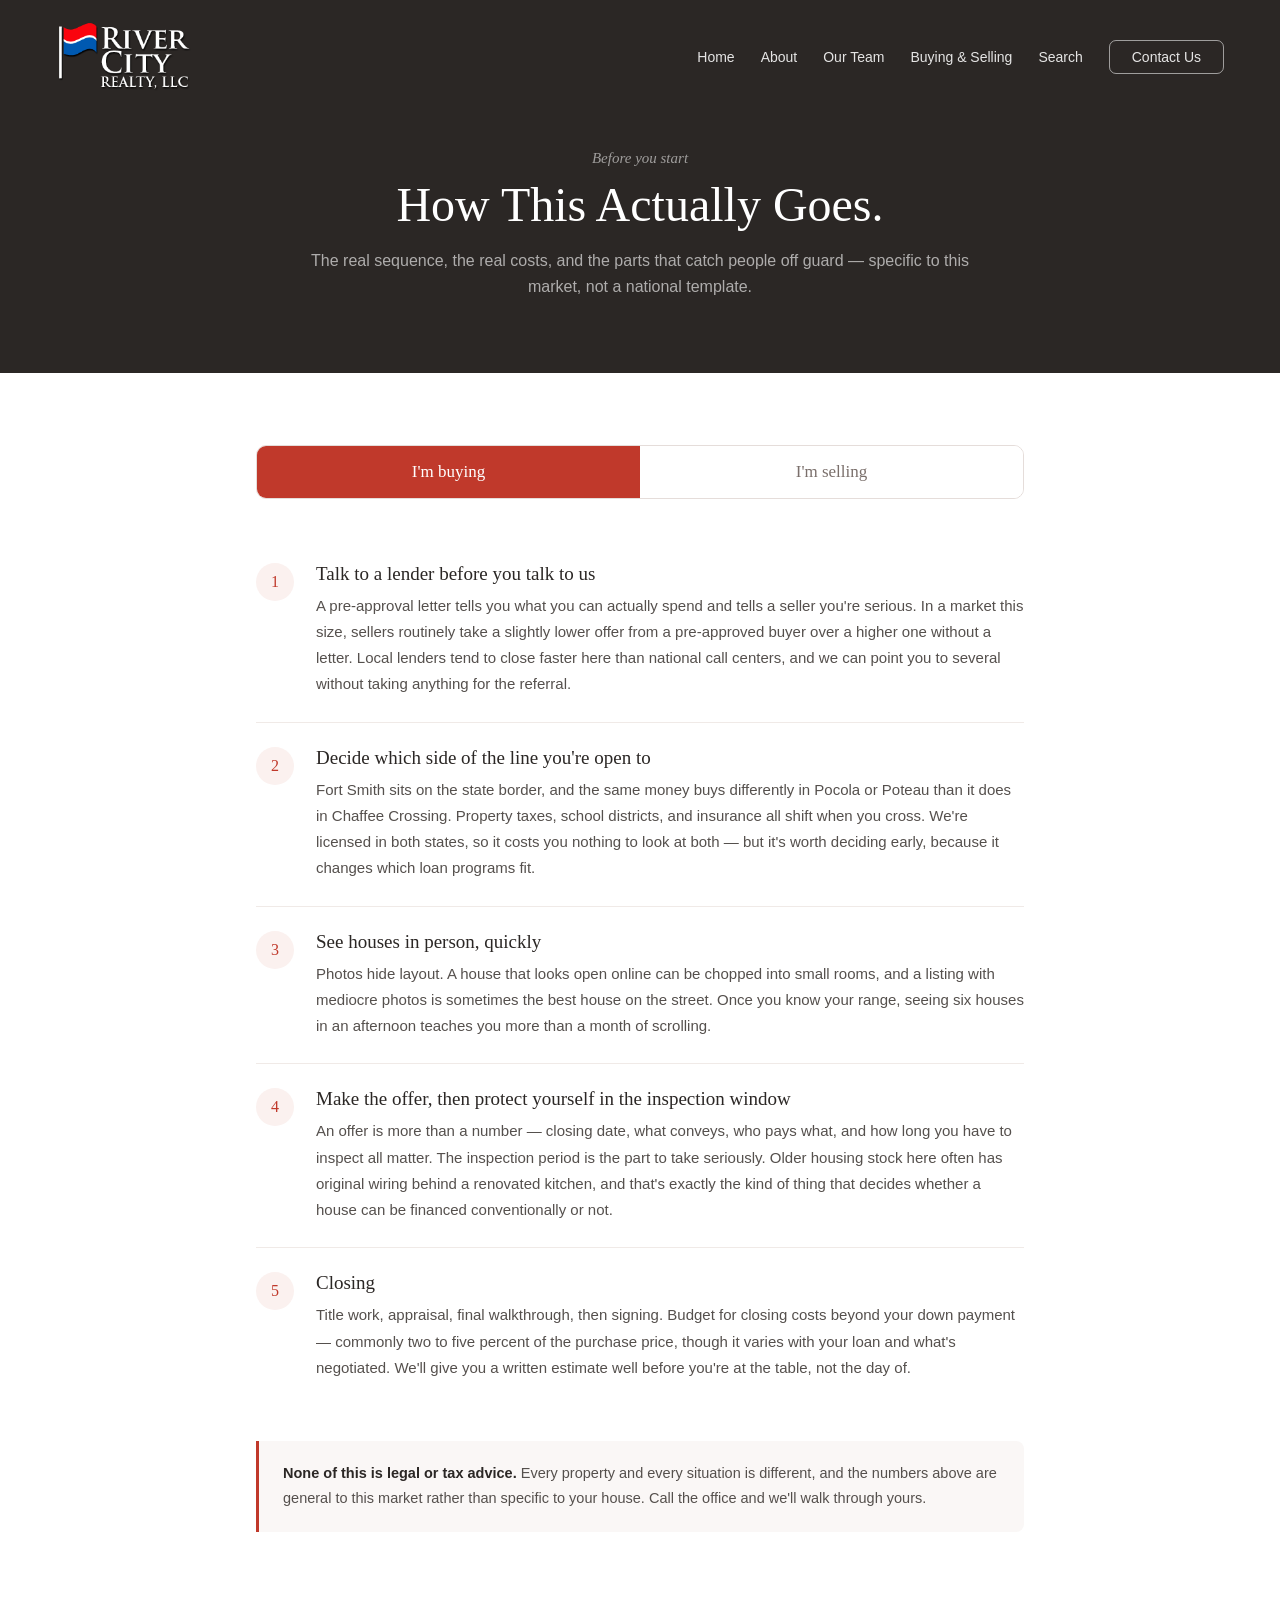
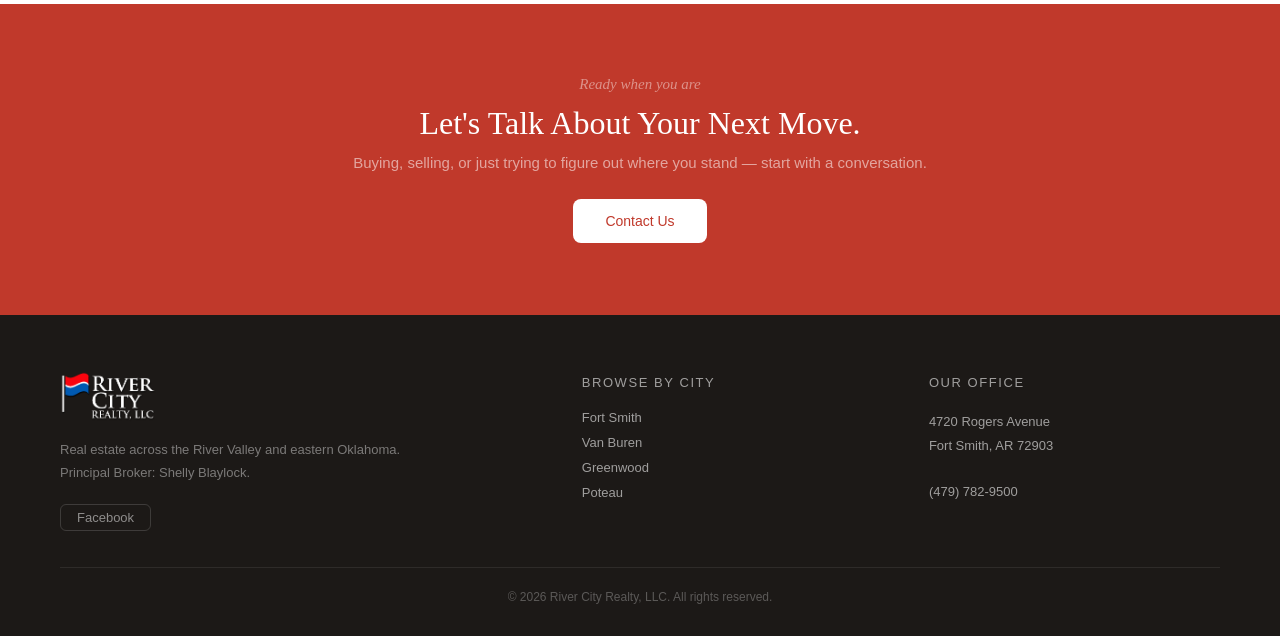
<file: pages/guide.html>
<!DOCTYPE html>
<html lang="en">
<head>
<meta charset="UTF-8"/>
<meta name="viewport" content="width=device-width, initial-scale=1.0"/>
<meta name="description" content="What buying and selling actually looks like in the Fort Smith market — timelines, costs, and the parts people are surprised by. From River City Realty."/>
<title>Buying &amp; Selling in the River Valley | River City Realty</title>
<link rel="icon" type="image/png" href="/images/rcr-logo.png"/>
<link rel="canonical" href="https://fsrivercityrealty.com/pages/guide.html"/>
<meta property="og:type" content="website"/>
<meta property="og:site_name" content="River City Realty"/>
<meta property="og:url" content="https://fsrivercityrealty.com/pages/guide.html"/>
<meta property="og:title" content="Buying &amp; Selling in the River Valley | River City Realty"/>
<meta property="og:description" content="What buying and selling actually looks like in the Fort Smith market — timelines, costs, and the parts people are surprised by. From River City Realty."/>
<meta property="og:image" content="https://fsrivercityrealty.com/images/rcr-logo.png"/>
<meta name="twitter:card" content="summary_large_image"/>
<meta name="twitter:title" content="Buying &amp; Selling in the River Valley | River City Realty"/>
<meta name="twitter:description" content="What buying and selling actually looks like in the Fort Smith market — timelines, costs, and the parts people are surprised by. From River City Realty."/>
<meta name="robots" content="index, follow"/>
<meta name="geo.region" content="US-AR"/>
<meta name="geo.placename" content="Fort Smith, Arkansas"/>
<link rel="stylesheet" href="../css/styles.css"/>
<style>
  html, body { max-width: 100%; overflow-x: hidden; }

  .about-hero {
    background: #2b2725; padding: 150px 56px 72px;
    position: relative; overflow: hidden; text-align: center; width: 100%;
  }
  .about-hero-bg {
    position: absolute; top: 0; left: 0; right: 0; bottom: 0;
    background-image: url("https://images.unsplash.com/photo-1449844908441-8829872d2607?w=1600&q=80");
    background-size: cover; background-position: center; opacity: 0.22;
  }
  .about-hero-content { position: relative; z-index: 2; max-width: 680px; margin: 0 auto; }
  .about-hero-eyebrow {
    font-family: Georgia, serif; font-style: italic;
    font-size: 15px; color: rgba(255,255,255,0.55); margin-bottom: 12px;
  }
  .about-hero-title {
    font-family: Georgia, serif; font-size: 48px; font-weight: 400;
    color: #fff; line-height: 1.1; margin-bottom: 16px;
  }
  .about-hero-sub { font-size: 16px; color: rgba(255,255,255,0.62); line-height: 1.65; }

  .about-stats {
    background: #faf8f5; border-bottom: 1px solid #ece8e2;
    display: flex; justify-content: center;
  }
  .about-stat {
    display: flex; flex-direction: column; align-items: center;
    padding: 28px 56px; border-right: 1px solid #ece8e2; flex: 1; max-width: 280px;
  }
  .about-stat:last-child { border-right: none; }
  .about-stat-num {
    font-family: Georgia, serif; font-size: 36px; font-weight: 400;
    color: #c0392b; line-height: 1;
  }
  .about-stat-label { font-size: 12px; color: #888; margin-top: 6px; text-align: center; line-height: 1.4; }

  .about-story { max-width: 800px; margin: 0 auto; padding: 80px 56px; }
  .about-story-eyebrow {
    font-family: Georgia, serif; font-style: italic;
    font-size: 14px; color: #c0392b; margin-bottom: 12px;
  }
  .about-story-title {
    font-family: Georgia, serif; font-size: 36px; font-weight: 400;
    color: #1a1a1a; line-height: 1.2; margin-bottom: 28px;
  }
  .about-story p { font-size: 16px; color: #444; line-height: 1.85; margin-bottom: 20px; }
  .about-story p:last-child { margin-bottom: 0; }

  .about-pillars-outer { background: #faf8f5; padding: 80px 0; }
  .about-pillars-inner { max-width: 1100px; margin: 0 auto; padding: 0 56px; }
  .about-pillars-header { margin-bottom: 48px; }
  .about-pillars-header .eyebrow {
    font-family: Georgia, serif; font-style: italic;
    font-size: 14px; color: #c0392b; margin-bottom: 10px;
  }
  .about-pillars-header h2 {
    font-family: Georgia, serif; font-size: 34px; font-weight: 400; color: #1a1a1a;
  }
  .about-pillars-grid { display: grid; grid-template-columns: repeat(3, 1fr); gap: 24px; }
  .about-pillar {
    background: #fff; border: 1px solid #e8e3dc; border-radius: 10px; padding: 32px 28px;
  }
  .about-pillar-icon {
    width: 44px; height: 44px; border-radius: 50%; background: #eef2f9;
    border: 1px solid #d8e2f0; display: flex; align-items: center; justify-content: center; margin-bottom: 18px;
  }
  .about-pillar-icon svg { width: 20px; height: 20px; stroke: #c0392b; fill: none; stroke-width: 1.5; stroke-linecap: round; stroke-linejoin: round; }
  .about-pillar h3 {
    font-family: Georgia, serif; font-size: 18px; font-weight: 400;
    color: #c0392b; margin-bottom: 10px;
  }
  .about-pillar p { font-size: 14px; color: #555; line-height: 1.7; }

  .about-contact-cta { background: #c0392b; padding: 72px 56px; text-align: center; }
  .about-contact-cta .eyebrow {
    font-family: Georgia, serif; font-style: italic;
    font-size: 15px; color: rgba(255,255,255,0.45); margin-bottom: 12px;
  }
  .about-contact-cta h2 {
    font-family: Georgia, serif; font-size: 32px; font-weight: 400;
    color: #fff; margin-bottom: 12px;
  }
  .about-contact-cta p { font-size: 15px; color: rgba(255,255,255,0.55); margin-bottom: 28px; }
  .about-contact-btn {
    display: inline-block; padding: 14px 32px; background: #fff; color: #c0392b;
    font-size: 14px; border-radius: 8px; text-decoration: none; font-weight: 500; transition: background 0.2s;
  }
  .about-contact-btn:hover { background: #f0ece6; }

  @media (max-width: 900px) {
    .about-hero { padding: 120px 24px 56px; }
    .about-hero-title { font-size: 34px; }
    .about-stats { flex-wrap: wrap; }
    .about-stat { border-right: none; border-bottom: 1px solid #ece8e2; max-width: 100%; width: 50%; padding: 20px 24px; }
    .about-stat:nth-child(odd) { border-right: 1px solid #ece8e2; }
    .about-stat:nth-last-child(-n+2) { border-bottom: none; }
    .about-story { padding: 56px 24px; }
    .about-story-title { font-size: 28px; }
    .about-pillars-inner { padding: 0 24px; }
    .about-pillars-grid { grid-template-columns: 1fr; }
    .about-contact-cta { padding: 56px 24px; }
  }
</style>
<style>
  .guide-wrap { max-width: 880px; margin: 0 auto; padding: 72px 56px; }
  .guide-toggle { display: flex; gap: 0; margin-bottom: 40px; border: 1px solid #e5ddda; border-radius: 10px; overflow: hidden; }
  .guide-toggle button {
    flex: 1; padding: 16px 12px; background: #fff; border: none; cursor: pointer;
    font-family: Georgia, serif; font-size: 17px; color: #7a6f6b; transition: background .18s, color .18s;
  }
  .guide-toggle button.active { background: #c0392b; color: #fff; }
  .guide-panel { display: none; }
  .guide-panel.active { display: block; }
  .guide-step { display: flex; gap: 22px; padding: 24px 0; border-bottom: 1px solid #f0eae7; }
  .guide-step:last-of-type { border-bottom: none; }
  .guide-num {
    flex: 0 0 38px; height: 38px; border-radius: 50%; background: #fbf1ef; color: #c0392b;
    display: flex; align-items: center; justify-content: center;
    font-family: Georgia, serif; font-size: 16px;
  }
  .guide-step h3 { font-family: Georgia, serif; font-size: 19px; font-weight: 400; color: #2b2725; margin-bottom: 8px; }
  .guide-step p { font-size: 15px; color: #55504d; line-height: 1.75; }
  .guide-note {
    background: #faf7f6; border-left: 3px solid #c0392b; border-radius: 0 8px 8px 0;
    padding: 20px 24px; margin-top: 36px;
  }
  .guide-note p { font-size: 14.5px; color: #55504d; line-height: 1.75; }
  .guide-note strong { color: #2b2725; }
  @media (max-width: 900px) {
    .guide-wrap { padding: 48px 24px; }
    .guide-toggle button { font-size: 15px; padding: 14px 8px; }
    .guide-step { gap: 14px; }
  }
</style>
</head>
<body>

<div class="rcr-mobile-menu" id="mobileMenu">
  <button class="rcr-mobile-close" onclick="closeMenu()">&times;</button>
  <a href="../index.html">Home</a>
  <a href="about.html">About</a>
  <a href="agents.html">Our Team</a>
  <a href="guide.html">Buying &amp; Selling</a>
  <a href="https://homes.fsrivercityrealty.com/idx/map/mapsearch">Search</a>
  <a href="contact.html">Contact Us</a>
</div>

<nav class="rcr-nav">
  <div class="rcr-nav-logo">
    <a href="../index.html"><img src="../images/rcr-logo.png" alt="River City Realty, LLC" /></a>
  </div>
  <div class="rcr-nav-links">
    <a href="../index.html">Home</a>
    <a href="about.html">About</a>
    <a href="agents.html">Our Team</a>
    <a href="guide.html">Buying &amp; Selling</a>
    <a href="https://homes.fsrivercityrealty.com/idx/map/mapsearch">Search</a>
    <button class="rcr-nav-cta" onclick="window.location.href='contact.html'">Contact Us</button>
  </div>
  <button class="rcr-hamburger" onclick="openMenu()" aria-label="Open menu">
    <span></span><span></span><span></span>
  </button>
</nav>


<div class="about-hero">
  <div class="about-hero-bg"></div>
  <div class="about-hero-content">
    <p class="about-hero-eyebrow">Before you start</p>
    <h1 class="about-hero-title">How This Actually Goes.</h1>
    <p class="about-hero-sub">The real sequence, the real costs, and the parts that catch people off guard — specific to this market, not a national template.</p>
  </div>
</div>

<div class="guide-wrap">
  <div class="guide-toggle">
    <button id="tabBuy" class="active" onclick="showPanel('buy')">I'm buying</button>
    <button id="tabSell" onclick="showPanel('sell')">I'm selling</button>
  </div>

  <div class="guide-panel active" id="panelBuy">
    <div class="guide-step">
      <div class="guide-num">1</div>
      <div>
        <h3>Talk to a lender before you talk to us</h3>
        <p>A pre-approval letter tells you what you can actually spend and tells a seller you're serious. In a market this size, sellers routinely take a slightly lower offer from a pre-approved buyer over a higher one without a letter. Local lenders tend to close faster here than national call centers, and we can point you to several without taking anything for the referral.</p>
      </div>
    </div>
    <div class="guide-step">
      <div class="guide-num">2</div>
      <div>
        <h3>Decide which side of the line you're open to</h3>
        <p>Fort Smith sits on the state border, and the same money buys differently in Pocola or Poteau than it does in Chaffee Crossing. Property taxes, school districts, and insurance all shift when you cross. We're licensed in both states, so it costs you nothing to look at both — but it's worth deciding early, because it changes which loan programs fit.</p>
      </div>
    </div>
    <div class="guide-step">
      <div class="guide-num">3</div>
      <div>
        <h3>See houses in person, quickly</h3>
        <p>Photos hide layout. A house that looks open online can be chopped into small rooms, and a listing with mediocre photos is sometimes the best house on the street. Once you know your range, seeing six houses in an afternoon teaches you more than a month of scrolling.</p>
      </div>
    </div>
    <div class="guide-step">
      <div class="guide-num">4</div>
      <div>
        <h3>Make the offer, then protect yourself in the inspection window</h3>
        <p>An offer is more than a number — closing date, what conveys, who pays what, and how long you have to inspect all matter. The inspection period is the part to take seriously. Older housing stock here often has original wiring behind a renovated kitchen, and that's exactly the kind of thing that decides whether a house can be financed conventionally or not.</p>
      </div>
    </div>
    <div class="guide-step">
      <div class="guide-num">5</div>
      <div>
        <h3>Closing</h3>
        <p>Title work, appraisal, final walkthrough, then signing. Budget for closing costs beyond your down payment — commonly two to five percent of the purchase price, though it varies with your loan and what's negotiated. We'll give you a written estimate well before you're at the table, not the day of.</p>
      </div>
    </div>
  </div>

  <div class="guide-panel" id="panelSell">
    <div class="guide-step">
      <div class="guide-num">1</div>
      <div>
        <h3>Get a real number, not an automated one</h3>
        <p>Online estimates work where houses are interchangeable. Most of this market isn't — acreage, shops, additions, and homes with no true comparable are the norm rather than the exception. Someone needs to walk your property. That visit is free and there's no obligation attached to it.</p>
      </div>
    </div>
    <div class="guide-step">
      <div class="guide-num">2</div>
      <div>
        <h3>Fix the things that shrink your buyer pool</h3>
        <p>Not everything needs fixing. But some conditions cut out entire categories of financing — and when FHA, VA, and USDA buyers can't qualify on your house, you're left with conventional and cash, which is a much smaller pool. We'll tell you which repairs pay for themselves and which ones don't.</p>
      </div>
    </div>
    <div class="guide-step">
      <div class="guide-num">3</div>
      <div>
        <h3>Photography is not the place to save money</h3>
        <p>The photos are the showing. Buyers decide in seconds whether to click, and phone snapshots in bad light lose that decision before anyone walks through the door. Professional photos, and video where the property warrants it, are the single highest-return thing you can do on a listing.</p>
      </div>
    </div>
    <div class="guide-step">
      <div class="guide-num">4</div>
      <div>
        <h3>Price it for the first two weeks</h3>
        <p>Listings get their most attention right after they hit the market. Priced correctly, that's when offers come. Priced high with a plan to reduce later, you spend that window on the wrong buyers and end up negotiating from a weaker position with a stale days-on-market number attached to the listing.</p>
      </div>
    </div>
    <div class="guide-step">
      <div class="guide-num">5</div>
      <div>
        <h3>Offer, inspection, closing</h3>
        <p>When an offer arrives you'll get it broken down plainly — what you net, what the contingencies are, and where the risk sits — not just a number and a signature line. Inspection findings are usually negotiable rather than fatal. Then title work, appraisal, and closing.</p>
      </div>
    </div>
  </div>

  <div class="guide-note">
    <p><strong>None of this is legal or tax advice.</strong> Every property and every situation is different, and the numbers above are general to this market rather than specific to your house. Call the office and we'll walk through yours.</p>
  </div>
</div>

<div class="about-contact-cta">
  <p class="eyebrow">Ready when you are</p>
  <h2>Let's Talk About Your Next Move.</h2>
  <p>Buying, selling, or just trying to figure out where you stand — start with a conversation.</p>
  <a class="about-contact-btn" href="contact.html">Contact Us</a>
</div>

<footer class="rcr-footer">
  <div class="rcr-footer-grid">
    <div>
      <div class="rcr-footer-logo">
        <a href="../index.html"><img src="../images/rcr-logo.png" alt="River City Realty, LLC" /></a>
      </div>
      <p class="rcr-footer-tagline">Real estate across the River Valley and eastern Oklahoma.<br/>Principal Broker: Shelly Blaylock.</p>
      <div class="rcr-footer-social">
        <a href="https://www.facebook.com/FSRiverCityRealty" target="_blank" rel="noopener">Facebook</a>
      </div>
    </div>
    <div class="rcr-footer-col">
      <p class="rcr-footer-col-title">Browse by City</p>
      <a href="https://homes.fsrivercityrealty.com/i/homes-for-sale-in-fort-smith-arkansas">Fort Smith</a>
      <a href="https://homes.fsrivercityrealty.com/i/homes-for-sale-in-van-buren-arkansas">Van Buren</a>
      <a href="https://homes.fsrivercityrealty.com/i/homes-for-sale-in-greenwood-arkansas">Greenwood</a>
      <a href="https://homes.fsrivercityrealty.com/idx/results/homes?idxID=d124&amp;pt=1&amp;city[]=37583&amp;a_propStatus[]=Active&amp;srt=newest">Poteau</a>
    </div>
    <div class="rcr-footer-col">
      <p class="rcr-footer-col-title">Our Office</p>
      <p>4720 Rogers Avenue<br/>Fort Smith, AR 72903<br/><br/>(479) 782-9500</p>
    </div>
  </div>
  <div class="rcr-footer-bottom">
    <span class="rcr-footer-copy">&copy; 2026 River City Realty, LLC. All rights reserved.</span>
  </div>
</footer>

<script src="../js/main.js"></script>

<script>
  function showPanel(which){
    var buy = which === 'buy';
    document.getElementById('tabBuy').classList.toggle('active', buy);
    document.getElementById('tabSell').classList.toggle('active', !buy);
    document.getElementById('panelBuy').classList.toggle('active', buy);
    document.getElementById('panelSell').classList.toggle('active', !buy);
  }
</script>
</body>
</html>
</file>
<file: css/styles.css>
/* ═══════════════════════════════════════════════════════════
   River City Realty — site stylesheet
   Same structure as the Chuck Fawcett Realty sheet; only the
   palette and the class prefix differ.

   PALETTE NOTE
   A deep red behind the hero photo reads as alarm, not as
   brand. So the large surfaces are a warm charcoal (#2b2725),
   which lets the photography come through the way navy did on
   CFR, and the red (#c0392b) carries the buttons, prices,
   headings and the seller band — one deliberate red block
   rather than a red page. Navy (#1b3a6b) stays as a small
   accent; both colours are in the flag on the logo.
   ═══════════════════════════════════════════════════════════ */

/* ============================================
   Chuck Fawcett Realty — Main Stylesheet
   68 Club Consulting
   ============================================ */

*, *::before, *::after { box-sizing: border-box; margin: 0; padding: 0; }
html { font-size: 16px; }
body { font-family: -apple-system, "Helvetica Neue", Arial, sans-serif; color: #222; background: #fff; }

/* ── NAV ── */
.rcr-nav {
  position: absolute; top: 0; left: 0; right: 0; z-index: 20;
  display: flex; align-items: center; justify-content: space-between;
  padding: 20px 56px;
}
.rcr-nav-logo img { height: 74px; display: block; }
.rcr-nav-links { display: flex; gap: 26px; align-items: center; }
.rcr-nav-links a { color: rgba(255,255,255,0.88); text-decoration: none; font-size: 14px; transition: color 0.2s; }
.rcr-nav-links a:hover { color: #fff; }
.rcr-nav-cta {
  background: transparent; border: 1.5px solid rgba(255,255,255,0.55);
  color: rgba(255,255,255,0.88); padding: 8px 22px; font-size: 14px;
  border-radius: 7px; cursor: pointer; font-family: inherit; transition: all 0.2s;
}
.rcr-nav-cta:hover { background: rgba(255,255,255,0.12); border-color: rgba(255,255,255,0.85); color: #fff; }

/* HAMBURGER */
.rcr-hamburger {
  display: none; flex-direction: column; gap: 5px; cursor: pointer;
  background: none; border: none; padding: 4px;
}
.rcr-hamburger span { display: block; width: 24px; height: 2px; background: rgba(255,255,255,0.88); border-radius: 2px; }
.rcr-mobile-menu {
  display: none; position: fixed; top: 0; left: 0; right: 0; bottom: 0;
  background: #0d2240; z-index: 100; flex-direction: column;
  align-items: flex-start; justify-content: center; gap: 0;
}
.rcr-mobile-menu.open { display: flex; }
.rcr-mobile-menu a {
  color: rgba(255,255,255,0.88); text-decoration: none; font-size: 18px;
  width: 100%; text-align: left; padding: 14px 40px;
  border-bottom: 1px solid rgba(255,255,255,0.07);
}
.rcr-mobile-menu a:first-of-type { border-top: 1px solid rgba(255,255,255,0.07); }
.rcr-mobile-menu a:hover { background: rgba(255,255,255,0.06); color: #fff; }
.rcr-mobile-close {
  position: absolute; top: 24px; right: 24px;
  background: none; border: none; color: rgba(255,255,255,0.7);
  font-size: 36px; cursor: pointer; line-height: 1;
}

/* ── HERO ── */
.rcr-hero {
  position: relative; min-height: 540px;
  background: #2b2725;
  display: flex; flex-direction: column; align-items: center; justify-content: center;
  overflow: hidden; padding: 110px 24px 72px;
}
.rcr-hero-bg {
  position: absolute; inset: 0;
  background-image: url("https://images.unsplash.com/photo-1605276374104-dee2a0ed3cd6?w=1600&q=80");
  /* If this image reads wrong for the market, swap the ID above. Alternates
     that are not used anywhere else on either site:
       photo-1598228723793-52759bba239c
       photo-1576941089067-2de3c901e126
       photo-1580216643062-cf460548a66a
     Better still: replace with a real local photo once Aimee sends one. */
  background-size: cover; background-position: center; opacity: 0.22;
}
.rcr-hero-content { position: relative; z-index: 2; text-align: center; width: 100%; max-width: 660px; }
.rcr-hero-eyebrow {
  font-family: Georgia, "Times New Roman", serif; font-style: italic;
  font-size: 15px; color: rgba(255,255,255,0.6); margin-bottom: 14px;
}
.rcr-hero-headline {
  font-family: Georgia, "Times New Roman", serif; font-size: 52px; font-weight: 400;
  color: #fff; line-height: 1.1; margin-bottom: 12px;
}
.rcr-hero-sub { font-size: 15px; color: rgba(255,255,255,0.62); margin-bottom: 28px; line-height: 1.6; }

/* SEARCH */
.rcr-search-wrap { width: 100%; }
.rcr-search-tabs { display: flex; margin-bottom: 0; }
.rcr-search-tab {
  padding: 9px 20px; font-size: 12px; cursor: pointer; font-family: inherit;
  border: none; transition: all 0.18s; white-space: nowrap;
  background: rgba(255,255,255,0.12); color: rgba(255,255,255,0.6);
}
.rcr-search-tab:first-child { border-radius: 8px 0 0 0; }
.rcr-search-tab:last-child { border-radius: 0 8px 0 0; }
.rcr-search-tab.active { background: #fff; color: #c0392b; font-weight: 500; }
.rcr-search-bar {
  display: flex; align-items: center; background: #fff;
  border-radius: 0 8px 8px 8px; overflow: hidden;
  box-shadow: 0 12px 44px rgba(0,0,0,0.30); width: 100%;
}
.rcr-search-input {
  flex: 1; padding: 17px 20px; border: none; outline: none;
  font-size: 15px; color: #222; font-family: inherit; min-width: 0;
}
.rcr-search-input::placeholder { color: #aaa; }
.rcr-search-btn {
  padding: 0 28px; height: 56px; background: #c0392b; border: none;
  color: #fff; font-size: 14px; cursor: pointer; border-radius: 0 8px 8px 0;
  font-family: inherit; white-space: nowrap; flex-shrink: 0; transition: background 0.2s;
}
.rcr-search-btn:hover { background: #9e2d22; }
.rcr-search-adv { margin-top: 12px; text-align: left; }
.rcr-adv-link { color: rgba(255,255,255,0.5); font-size: 13px; text-decoration: underline; cursor: pointer; }
.rcr-adv-link:hover { color: rgba(255,255,255,0.8); }

/* ── SHARED ── */
.rcr-eyebrow {
  font-family: Georgia, serif; font-style: italic;
  font-size: 14px; color: #1b3a6b; margin-bottom: 8px;
}
.rcr-section-title {
  font-family: Georgia, "Times New Roman", serif; font-size: 32px; font-weight: 400;
  color: #1a1a1a; line-height: 1.2; margin-bottom: 8px;
}
.rcr-section-sub { font-size: 14px; color: #666; line-height: 1.65; margin-bottom: 24px; }
.rcr-btn-outline {
  display: inline-block; padding: 10px 24px;
  border: 1.5px solid #c0392b; color: #c0392b;
  font-size: 13px; border-radius: 7px; text-decoration: none;
  background: transparent; font-family: inherit; transition: all 0.2s; margin-top: 24px;
}
.rcr-btn-outline:hover { background: #c0392b; color: #fff; }

/* ── LISTINGS ── */
.rcr-listings-section { padding: 64px 56px; max-width: 1160px; margin: 0 auto; }
.rcr-listings-grid { display: grid; grid-template-columns: repeat(3, 1fr); gap: 20px; }
.rcr-listing-card { border: 1px solid #e8e3dc; border-radius: 10px; overflow: hidden; }
.rcr-listing-img {
  height: 150px; display: flex; align-items: center; justify-content: center;
  position: relative; font-size: 11px; color: #bbb;
}
.rcr-listing-badge {
  position: absolute; top: 10px; left: 10px;
  background: #c0392b; color: #fff; font-size: 10px; border-radius: 5px; padding: 3px 8px;
}
.rcr-listing-body { padding: 16px 18px; }
.rcr-listing-price { font-family: Georgia, serif; font-size: 19px; color: #c0392b; }
.rcr-listing-addr { font-size: 13px; color: #555; margin-top: 4px; }
.rcr-listing-details { font-size: 11px; color: #999; margin-top: 3px; }

/* ── SELLER CTA ── */
.rcr-seller-section { background: #c0392b; padding: 72px 56px; text-align: center; }
.rcr-seller-eyebrow {
  font-family: Georgia, serif; font-style: italic;
  font-size: 15px; color: rgba(255,255,255,0.45); margin-bottom: 12px;
}
.rcr-seller-title {
  font-family: Georgia, "Times New Roman", serif; font-size: 36px; font-weight: 400;
  color: #fff; line-height: 1.15; margin-bottom: 12px;
}
.rcr-seller-sub {
  font-size: 15px; color: rgba(255,255,255,0.55); line-height: 1.7; margin-bottom: 32px;
  max-width: 440px; margin-left: auto; margin-right: auto;
}
.rcr-seller-btn {
  display: inline-block; padding: 14px 36px; background: #fff; color: #c0392b;
  font-size: 14px; border-radius: 8px; cursor: pointer; border: none;
  font-family: inherit; font-weight: 500; text-decoration: none; transition: background 0.2s;
}
.rcr-seller-btn:hover { background: #f0ece6; }

/* ── TRUST ROW ── */
.rcr-trust-row {
  background: #faf8f5; border-top: 1px solid #ece8e2; border-bottom: 1px solid #ece8e2;
  display: flex; justify-content: center;
}
.rcr-trust-row-inner {
  display: flex; max-width: 860px; width: 100%;
}
.rcr-trust-item {
  display: flex; align-items: center; justify-content: center; gap: 14px;
  padding: 28px 32px; border-right: 1px solid #ece8e2; flex: 1;
}
.rcr-trust-item:last-child { border-right: none; }
.rcr-trust-icon {
  width: 42px; height: 42px; border-radius: 50%;
  background: #fbf1ef; border: 1px solid #d8e2f0;
  display: flex; align-items: center; justify-content: center; flex-shrink: 0;
}
.rcr-trust-icon svg { width: 18px; height: 18px; stroke: #c0392b; fill: none; stroke-width: 1.6; stroke-linecap: round; stroke-linejoin: round; }
.rcr-trust-num { font-family: Georgia, serif; font-size: 16px; color: #c0392b; line-height: 1.2; }
.rcr-trust-label { font-size: 12px; color: #888; margin-top: 2px; line-height: 1.4; }

/* ── AGENTS ── */
.rcr-section { padding: 64px 56px; max-width: 1160px; margin: 0 auto; }
.rcr-agents-grid { display: grid; grid-template-columns: repeat(4, 1fr); gap: 20px; margin-top: 28px; }
.rcr-agent-card {
  border: 1px solid #ece2e0; border-radius: 10px; overflow: hidden;
  text-align: center; padding-bottom: 20px; background: #fff;
  box-shadow: 0 1px 3px rgba(43,39,37,0.06);
  transition: border-color 0.2s, box-shadow 0.2s, transform 0.2s;
}
.rcr-agent-card:hover {
  border-color: #9fb4d4; box-shadow: 0 6px 20px rgba(43,39,37,0.13);
  transform: translateY(-2px);
}
.rcr-agent-photo-wrap {
  height: 148px; background: #dce5f0;
  display: flex; align-items: center; justify-content: center;
}
.rcr-agent-photo-wrap { position: relative; height: 240px; overflow: hidden; }
.rcr-agent-photo-wrap svg { width: 48px; height: 48px; stroke: #9aafcb; fill: none; stroke-width: 1.2;
  position: absolute; top: 50%; left: 50%; transform: translate(-50%,-50%); z-index: 1; }
.rcr-agent-photo-wrap img { position: absolute; top: 0; left: 0; width: 100%; height: 100%;
  object-fit: cover; object-position: center 18%; z-index: 2; }
.rcr-agent-name { font-size: 14px; font-weight: 600; color: #1a1a1a; margin-top: 14px; padding: 0 12px; }
.rcr-agent-role { font-size: 11px; color: #999; margin-top: 4px; padding: 0 12px; line-height: 1.5; }
.rcr-agent-link { font-size: 12px; color: #c0392b; margin-top: 10px; display: block; text-decoration: none; }
.rcr-agent-link:hover { text-decoration: underline; }

/* ── OFFICES ── */
.rcr-offices-outer { background: #faf8f5; padding: 64px 0; }
.rcr-offices-inner { max-width: 1160px; margin: 0 auto; padding: 0 56px; }
.rcr-offices-grid { display: grid; grid-template-columns: repeat(4, 1fr); gap: 20px; margin-top: 28px; }
.rcr-office-card {
  background: #fff; border: 1px solid #e8e3dc; border-radius: 10px;
  padding: 24px 22px; display: flex; flex-direction: column; gap: 5px;
}
.rcr-office-city { font-family: Georgia, serif; font-size: 17px; color: #c0392b; margin-bottom: 4px; }
.rcr-office-addr { font-size: 13px; color: #555; line-height: 1.7; }
.rcr-office-phone { font-size: 13px; color: #c0392b; font-weight: 500; }
.rcr-office-fb { font-size: 12px; color: #1b3a6b; text-decoration: none; }
.rcr-office-fb:hover { text-decoration: underline; }

/* ── FOOTER ── */
.rcr-footer { background: #1c1917; padding: 56px 56px 32px; }
.rcr-footer-grid { max-width: 1160px; margin: 0 auto; display: grid; grid-template-columns: 1.6fr 1fr 1fr; gap: 56px; }
.rcr-footer-logo img { height: 52px; display: block; }
.rcr-footer-tagline { font-size: 13px; color: rgba(255,255,255,0.42); margin-top: 16px; line-height: 1.75; }
.rcr-footer-social { margin-top: 20px; display: flex; gap: 10px; }
.rcr-footer-social a {
  color: rgba(255,255,255,0.5); font-size: 13px; text-decoration: none;
  border: 1px solid rgba(255,255,255,0.15); padding: 5px 16px; border-radius: 6px; transition: all 0.2s;
}
.rcr-footer-social a:hover { color: #fff; border-color: rgba(255,255,255,0.4); }
.rcr-footer-col-title { font-size: 10px; letter-spacing: 0.12em; text-transform: uppercase; color: rgba(255,255,255,0.32); margin-bottom: 16px; }
.rcr-footer-col a { display: block; font-size: 13px; color: rgba(255,255,255,0.58); text-decoration: none; margin-bottom: 10px; }
.rcr-footer-col a:hover { color: #fff; }
.rcr-footer-col p { font-size: 13px; color: rgba(255,255,255,0.58); line-height: 1.8; }
.rcr-footer-bottom {
  max-width: 1160px; margin: 36px auto 0; padding-top: 22px;
  border-top: 1px solid rgba(255,255,255,0.08); display: flex; justify-content: center;
}
.rcr-footer-copy { font-size: 12px; color: rgba(255,255,255,0.28); }

/* ── SCROLL ANIMATIONS ── */
.fade-in {
  opacity: 0; transform: translateY(24px);
  transition: opacity 0.6s ease, transform 0.6s ease;
}
.fade-in.visible {
  opacity: 1; transform: translateY(0);
}
.fade-in-delay-1 { transition-delay: 0.1s; }
.fade-in-delay-2 { transition-delay: 0.2s; }
.fade-in-delay-3 { transition-delay: 0.3s; }
.fade-in-delay-4 { transition-delay: 0.4s; }


/* ── IDX WIDGET OVERRIDES ── */
.rcr-idx-widget-wrap { width: 100%; }

/* Card grid */
.rcr-idx-widget-wrap .idx-listings-showcase__properties {
  display: grid !important;
  grid-template-columns: repeat(3, 1fr) !important;
  gap: 20px !important;
  padding: 0 !important;
}

/* Individual card */
.rcr-idx-widget-wrap .idx-property-card__wrap {
  border: 1px solid #e8e3dc !important;
  border-radius: 10px !important;
  overflow: hidden !important;
  box-shadow: none !important;
  transition: box-shadow 0.2s, transform 0.2s !important;
  background: #fff !important;
  font-family: -apple-system, "Helvetica Neue", Arial, sans-serif !important;
}
.rcr-idx-widget-wrap .idx-property-card__wrap:hover {
  box-shadow: 0 8px 28px rgba(0,0,0,0.10) !important;
  transform: translateY(-2px) !important;
}

/* Image */
.rcr-idx-widget-wrap .idx-property-card__image--wrap {
  height: 200px !important;
  overflow: hidden !important;
  display: block !important;
  border-radius: 10px 10px 0 0 !important;
}
.rcr-idx-widget-wrap .idx-property-card__image--wrap img {
  width: 100% !important;
  height: 100% !important;
  object-fit: cover !important;
  display: block !important;
}

/* Details area below image */
.rcr-idx-widget-wrap .idx-property-card__details {
  padding: 14px 16px 6px !important;
}

/* Price */
.rcr-idx-widget-wrap .idx-property-card__details [class*="price"],
.rcr-idx-widget-wrap .idx-property-card__details [class*="Price"] {
  font-family: Georgia, "Times New Roman", serif !important;
  color: #c0392b !important;
  font-size: 19px !important;
  font-weight: 400 !important;
}

/* Address */
.rcr-idx-widget-wrap .idx-property-card__details [class*="address"],
.rcr-idx-widget-wrap .idx-property-card__details [class*="Address"] {
  font-size: 12px !important;
  color: #555 !important;
}

/* MLS courtesy logo */
.rcr-idx-widget-wrap .idx-property-card__mls {
  display: none !important;
}

/* All links */
.rcr-idx-widget-wrap a { color: #c0392b !important; text-decoration: none !important; }

@media (max-width: 900px) {
  .rcr-idx-widget-wrap .idx-listings-showcase__properties {
    grid-template-columns: repeat(2, 1fr) !important;
  }
}
@media (max-width: 520px) {
  .rcr-idx-widget-wrap .idx-listings-showcase__properties {
    grid-template-columns: 1fr !important;
  }
}


/* ── IDX widget: hide the "View All" bar ──
   The Listings Showcase widget renders a grey bar above the cards. The
   cards live in .idx-listings-showcase__properties, so anything else that
   is a direct child of the showcase is chrome we don't want. Written this
   way because the bar's own class name is not documented anywhere. */
.rcr-idx-widget-wrap .idx-listings-showcase > *:not(.idx-listings-showcase__properties) {
  display: none !important;
}

/* ── RESPONSIVE ── */
@media (max-width: 900px) {
  .rcr-nav { padding: 18px 24px; }
  .rcr-nav-logo img { height: 52px; }
  .rcr-nav-links { display: none; }
  .rcr-hamburger { display: flex; }
  .rcr-hero { min-height: 500px; padding: 90px 20px 56px; }
  .rcr-hero-headline { font-size: 34px; }
  .rcr-hero-sub { font-size: 14px; }
  .rcr-listings-section { padding: 48px 24px; }
  .rcr-listings-grid { grid-template-columns: 1fr 1fr; }
  .rcr-seller-section { padding: 56px 24px; }
  .rcr-seller-title { font-size: 28px; }
  .rcr-trust-row-inner { flex-direction: column; width: 100%; }
  .rcr-trust-item { border-right: none; border-bottom: 1px solid #ece8e2; padding: 20px 24px; justify-content: flex-start; }
  .rcr-trust-item:last-child { border-bottom: none; }
  .rcr-section { padding: 48px 24px; }
  .rcr-agents-grid { grid-template-columns: 1fr 1fr; }
  .rcr-offices-inner { padding: 0 24px; }
  .rcr-offices-grid { grid-template-columns: 1fr 1fr; }
  .rcr-footer { padding: 48px 24px 28px; }
  .rcr-footer-grid { grid-template-columns: 1fr; gap: 36px; }
}
@media (max-width: 520px) {
  .rcr-hero-headline { font-size: 28px; }
  .rcr-listings-grid { grid-template-columns: 1fr; }
  .rcr-agents-grid { grid-template-columns: 1fr 1fr; }
  .rcr-offices-grid { grid-template-columns: 1fr 1fr; }
}


/* ── HOMEPAGE QUICK LINKS ── */
.rcr-quick-links {
  display: flex; flex-wrap: wrap; align-items: center; justify-content: center;
  gap: 10px; margin-top: 32px; padding-top: 26px; border-top: 1px solid #ece8e2;
}
.rcr-quick-label {
  font-family: Georgia, serif; font-style: italic; font-size: 14px;
  color: #8a8a8a; margin-right: 6px;
}
.rcr-quick-links a {
  font-size: 13px; color: #c0392b; text-decoration: none;
  border: 1px solid #ece2e0; border-radius: 20px; padding: 8px 18px;
  background: #fff; transition: all 0.18s;
}
.rcr-quick-links a:hover {
  background: #c0392b; color: #fff; border-color: #c0392b;
}
@media (max-width: 620px) {
  .rcr-quick-links { gap: 8px; }
  .rcr-quick-label { width: 100%; text-align: center; margin: 0 0 4px; }
  .rcr-quick-links a { padding: 7px 14px; font-size: 12px; }
}
</file>
